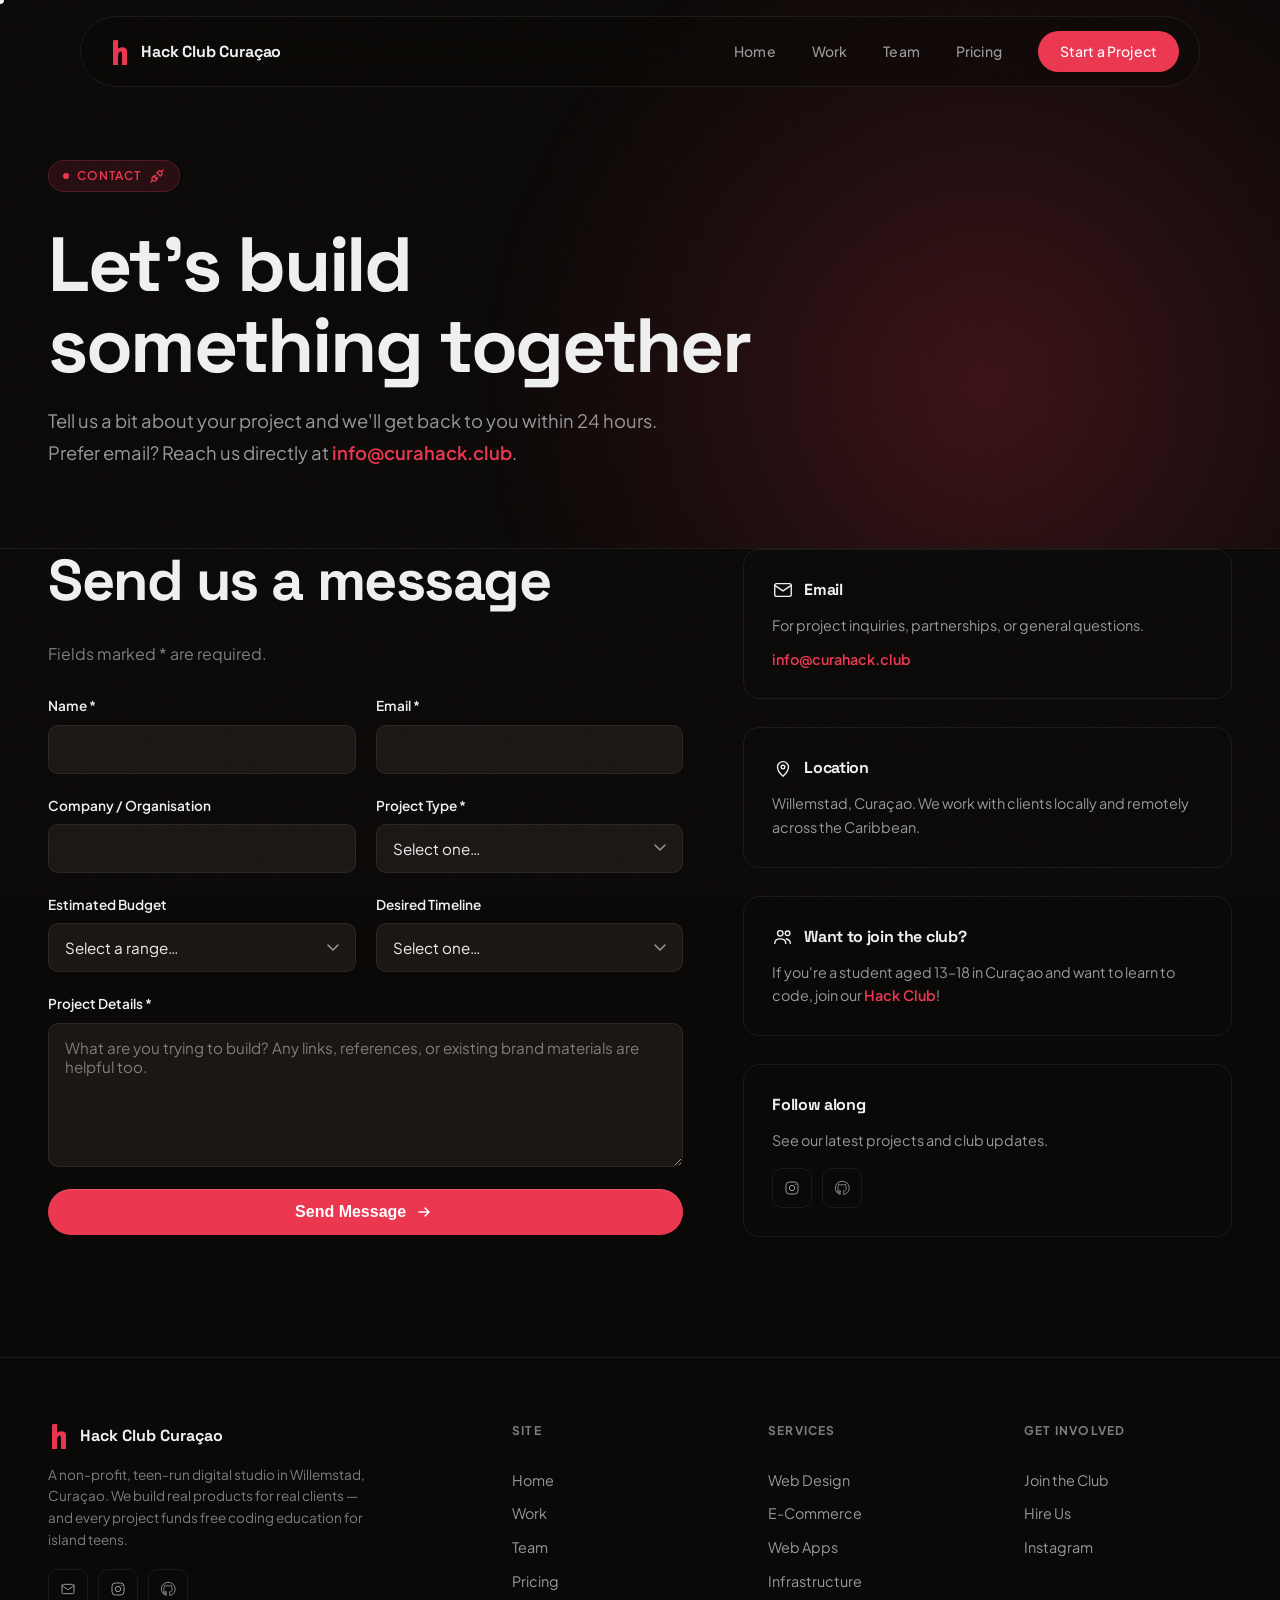
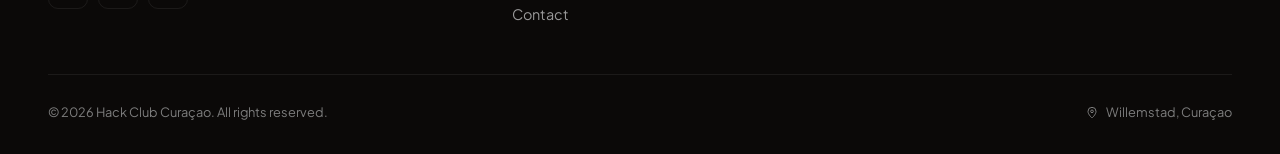
<file: contact.html>
<!DOCTYPE html>
<html lang="en">
<head>
  <meta charset="UTF-8" />
  <meta name="viewport" content="width=device-width, initial-scale=1.0" />
  <title>Contact — Hack Club Curaçao</title>
  <meta name="description" content="Get in touch with Hack Club Curaçao to start a project, ask about joining the club, or say hello. We typically reply within 24 hours." />
  <link rel="preconnect" href="https://fonts.googleapis.com" />
  <link rel="preconnect" href="https://fonts.gstatic.com" crossorigin />
  <link href="https://fonts.googleapis.com/css2?family=Plus+Jakarta+Sans:wght@300;400;500;600;700;800;900&family=Space+Grotesk:wght@400;500;600;700&display=swap" rel="stylesheet" />
  <link rel="stylesheet" href="assets/css/style.css" />
</head>
<body>

  <a href="#main" class="skip-link">Skip to content</a>
  <div class="progress-bar" id="progress"></div>

  <!-- Nav -->
  <nav id="nav">
    <a href="index.html" class="nav-logo">
      <img class="logo-img" src="media/logo-mark-red.svg" alt="" onerror="this.remove()">
      Hack Club Curaçao
    </a>
    <button id="navToggle" class="nav-toggle" aria-label="Toggle navigation menu" aria-expanded="false" aria-controls="navLinks">
      <svg class="icon icon-menu" viewBox="0 0 24 24" fill="none" xmlns="http://www.w3.org/2000/svg" aria-hidden="true"><path d="M3 6h18M3 12h18M3 18h18" stroke="currentColor" stroke-width="1.8" stroke-linecap="round"/></svg>
      <svg class="icon icon-close" viewBox="0 0 24 24" fill="none" xmlns="http://www.w3.org/2000/svg" aria-hidden="true"><path d="M6 6l12 12M18 6L6 18" stroke="currentColor" stroke-width="1.8" stroke-linecap="round"/></svg>
    </button>
    <div class="nav-links" id="navLinks">
      <a href="index.html">Home</a>
      <a href="work.html">Work</a>
      <a href="team.html">Team</a>
      <a href="pricing.html">Pricing</a>
      <a href="contact.html" class="nav-cta active">Start a Project</a>
    </div>
  </nav>

  <main id="main">

  <!-- Page Hero -->
  <section class="page-hero">
    <div class="hero-glow"></div>
    <div class="hero-content">
      <div class="hero-eyebrow">
        <span class="hero-eyebrow-dot"></span>
        Contact
        <svg class="icon-plug" viewBox="0 0 24 24" aria-hidden="true">
          <path d="M7 12l5 5l-1.5 1.5a3.536 3.536 0 1 1 -5 -5l1.5 -1.5z" class="plug-lower-part"/>
          <path d="M17 12l-5 -5l1.5 -1.5a3.536 3.536 0 1 1 5 5l-1.5 1.5z" class="plug-upper-part"/>
          <path d="M3 21l2.5 -2.5" class="plug-lower-part"/>
          <path d="M18.5 5.5l2.5 -2.5" class="plug-upper-part"/>
          <path d="M10 11l-2 2" class="plug-lower-part plug-lower-leg"/>
          <path d="M13 14l-2 2" class="plug-lower-part plug-lower-leg"/>
        </svg>
      </div>
      <h1>Let's build<br/>something together</h1>
      <p class="hero-sub">
        Tell us a bit about your project and we'll get back to you within 24 hours.
        Prefer email? Reach us directly at <a href="mailto:info@curahack.club" style="color:var(--red);text-decoration:none;font-weight:600">info@curahack.club</a>.
      </p>
    </div>
  </section>

  <!-- Contact Grid -->
  <section style="padding-top:0">
    <div class="contact-grid">

      <form class="contact-form reveal" id="contactForm">
        <h2 style="margin-bottom:8px">Send us a message</h2>
        <p style="color:var(--muted);margin-bottom:8px">Fields marked * are required.</p>

        <div class="field-row">
          <div class="field">
            <label for="name">Name *</label>
            <input type="text" id="name" name="name" required autocomplete="name" />
          </div>
          <div class="field">
            <label for="email">Email *</label>
            <input type="email" id="email" name="email" required autocomplete="email" />
          </div>
        </div>

        <div class="field-row">
          <div class="field">
            <label for="company">Company / Organisation</label>
            <input type="text" id="company" name="company" autocomplete="organization" />
          </div>
          <div class="field">
            <label for="projectType">Project Type *</label>
            <select id="projectType" name="projectType" required>
              <option value="" selected disabled>Select one…</option>
              <option value="landing">Landing Page / Marketing Site</option>
              <option value="ecommerce">E-Commerce Store</option>
              <option value="webapp">Web Application</option>
              <option value="infra">Back-End / Infrastructure</option>
              <option value="audit">Security / Performance Audit</option>
              <option value="ai">AI Integration</option>
              <option value="other">Something Else</option>
            </select>
          </div>
        </div>

        <div class="field-row">
          <div class="field">
            <label for="budget">Estimated Budget</label>
            <select id="budget" name="budget">
              <option value="" selected disabled>Select a range…</option>
              <option value="under-500">Under XCG 500</option>
              <option value="500-1500">XCG 500 – XCG 1,500</option>
              <option value="1500-3000">XCG 1,500 – XCG 3,000</option>
              <option value="3000-plus">XCG 3,000+</option>
              <option value="not-sure">Not sure yet</option>
            </select>
          </div>
          <div class="field">
            <label for="timeline">Desired Timeline</label>
            <select id="timeline" name="timeline">
              <option value="" selected disabled>Select one…</option>
              <option value="asap">As soon as possible</option>
              <option value="1month">Within a month</option>
              <option value="flexible">Flexible</option>
            </select>
          </div>
        </div>

        <div class="field">
          <label for="message">Project Details *</label>
          <textarea id="message" name="message" rows="6" required placeholder="What are you trying to build? Any links, references, or existing brand materials are helpful too."></textarea>
        </div>

        <button type="submit" class="btn-primary btn-block">
          Send Message
          <svg width="16" height="16" viewBox="0 0 16 16" fill="none" aria-hidden="true"><path d="M3 8h10M9 4l4 4-4 4" stroke="currentColor" stroke-width="1.5" stroke-linecap="round" stroke-linejoin="round"/></svg>
        </button>

        <p class="form-note" id="formStatus" role="status" hidden></p>
      </form>

      <div class="contact-info reveal">

        <div class="info-card">
          <h3>
            <svg class="icon" viewBox="0 0 24 24" fill="none" xmlns="http://www.w3.org/2000/svg" aria-hidden="true"><rect x="3" y="5" width="18" height="14" rx="2" stroke="currentColor" stroke-width="1.5"/><path d="M3 7l9 6 9-6" stroke="currentColor" stroke-width="1.5" stroke-linecap="round" stroke-linejoin="round"/></svg>
            Email
          </h3>
          <p>For project inquiries, partnerships, or general questions.</p>
          <a href="mailto:info@curahack.club" style="color:var(--red);text-decoration:none;font-weight:600">info@curahack.club</a>
        </div>

        <div class="info-card">
          <h3>
            <svg class="icon" viewBox="0 0 24 24" fill="none" xmlns="http://www.w3.org/2000/svg" aria-hidden="true"><path d="M12 21s-6-5.2-6-10a6 6 0 1 1 12 0c0 4.8-6 10-6 10z" stroke="currentColor" stroke-width="1.5" stroke-linejoin="round"/><circle cx="12" cy="11" r="2" stroke="currentColor" stroke-width="1.5"/></svg>
            Location
          </h3>
          <p>Willemstad, Curaçao. We work with clients locally and remotely across the Caribbean.</p>
        </div>

        <div class="info-card">
          <h3>
            <svg class="icon" viewBox="0 0 24 24" fill="none" xmlns="http://www.w3.org/2000/svg" aria-hidden="true"><circle cx="9" cy="8" r="3" stroke="currentColor" stroke-width="1.5"/><path d="M3 19c0-3 2.5-5 6-5s6 2 6 5" stroke="currentColor" stroke-width="1.5" stroke-linecap="round"/><circle cx="17" cy="8" r="2.5" stroke="currentColor" stroke-width="1.5"/><path d="M15.5 14.2c2.5.4 4.5 2.2 4.5 4.8" stroke="currentColor" stroke-width="1.5" stroke-linecap="round"/></svg>
            Want to join the club?
          </h3>
          <p>If you're a student aged 13–18 in Curaçao and want to learn to code, join our <a href="https://curahack.club" style="color:var(--red);text-decoration:none;font-weight:600">Hack Club</a>!</p>
        </div>

        <div class="info-card">
          <h3>Follow along</h3>
          <p>See our latest projects and club updates.</p>
          <div class="info-socials">
            <a href="https://instagram.com/hackclubcw" aria-label="Hack Club Curaçao on Instagram" target="_blank" rel="noopener">
              <svg class="icon-sm" viewBox="0 0 24 24" fill="none" xmlns="http://www.w3.org/2000/svg" aria-hidden="true"><rect x="3" y="3" width="18" height="18" rx="5" stroke="currentColor" stroke-width="1.5"/><circle cx="12" cy="12" r="4" stroke="currentColor" stroke-width="1.5"/><circle cx="17.5" cy="6.5" r="1" fill="currentColor"/></svg>
            </a>
            <a href="https://github.com/" aria-label="Hack Club Curaçao on GitHub" target="_blank" rel="noopener">
              <svg class="icon-sm" viewBox="0 0 24 24" fill="none" xmlns="http://www.w3.org/2000/svg" aria-hidden="true"><path d="M12 2a10 10 0 0 0-3.16 19.5c.5.1.68-.22.68-.48v-1.7c-2.78.6-3.37-1.18-3.37-1.18-.46-1.16-1.11-1.47-1.11-1.47-.91-.62.07-.6.07-.6 1 .07 1.53 1.03 1.53 1.03.9 1.52 2.36 1.08 2.94.83.09-.65.35-1.08.63-1.33-2.22-.25-4.55-1.11-4.55-4.92 0-1.09.39-1.98 1.03-2.68-.1-.25-.45-1.27.1-2.65 0 0 .84-.27 2.75 1.02a9.6 9.6 0 0 1 5 0c1.91-1.29 2.75-1.02 2.75-1.02.55 1.38.2 2.4.1 2.65.64.7 1.03 1.59 1.03 2.68 0 3.82-2.34 4.66-4.57 4.91.36.31.68.92.68 1.85v2.75c0 .26.18.58.69.48A10 10 0 0 0 12 2z" stroke="currentColor" stroke-width="1.3" stroke-linejoin="round"/></svg>
            </a>
          </div>
        </div>

      </div>
    </div>
  </section>

  </main>

  <!-- Footer -->
  <footer>
    <div class="footer-grid">
      <div class="footer-brand">
        <a href="index.html" class="footer-logo">
          <img class="logo-img" src="media/logo-mark-red.svg" alt="" onerror="this.remove()">
          Hack Club Curaçao
        </a>
        <p class="footer-sub">A non-profit, teen-run digital studio in Willemstad, Curaçao. We build real products for real clients — and every project funds free coding education for island teens.</p>
        <div class="info-socials">
          <a href="mailto:info@curahack.club" aria-label="Email Hack Club Curaçao">
            <svg class="icon-sm" viewBox="0 0 24 24" fill="none" xmlns="http://www.w3.org/2000/svg" aria-hidden="true"><rect x="3" y="5" width="18" height="14" rx="2" stroke="currentColor" stroke-width="1.5"/><path d="M3 7l9 6 9-6" stroke="currentColor" stroke-width="1.5" stroke-linecap="round" stroke-linejoin="round"/></svg>
          </a>
          <a href="https://instagram.com/hackclubcw" aria-label="Hack Club Curaçao on Instagram" target="_blank" rel="noopener">
            <svg class="icon-sm" viewBox="0 0 24 24" fill="none" xmlns="http://www.w3.org/2000/svg" aria-hidden="true"><rect x="3" y="3" width="18" height="18" rx="5" stroke="currentColor" stroke-width="1.5"/><circle cx="12" cy="12" r="4" stroke="currentColor" stroke-width="1.5"/><circle cx="17.5" cy="6.5" r="1" fill="currentColor"/></svg>
          </a>
          <a href="https://github.com/Hack-Club-Curacao" aria-label="Hack Club Curaçao on GitHub" target="_blank" rel="noopener">
            <svg class="icon-sm" viewBox="0 0 24 24" fill="none" xmlns="http://www.w3.org/2000/svg" aria-hidden="true"><path d="M12 2a10 10 0 0 0-3.16 19.5c.5.1.68-.22.68-.48v-1.7c-2.78.6-3.37-1.18-3.37-1.18-.46-1.16-1.11-1.47-1.11-1.47-.91-.62.07-.6.07-.6 1 .07 1.53 1.03 1.53 1.03.9 1.52 2.36 1.08 2.94.83.09-.65.35-1.08.63-1.33-2.22-.25-4.55-1.11-4.55-4.92 0-1.09.39-1.98 1.03-2.68-.1-.25-.45-1.27.1-2.65 0 0 .84-.27 2.75 1.02a9.6 9.6 0 0 1 5 0c1.91-1.29 2.75-1.02 2.75-1.02.55 1.38.2 2.4.1 2.65.64.7 1.03 1.59 1.03 2.68 0 3.82-2.34 4.66-4.57 4.91.36.31.68.92.68 1.85v2.75c0 .26.18.58.69.48A10 10 0 0 0 12 2z" stroke="currentColor" stroke-width="1.3" stroke-linejoin="round"/></svg>
          </a>
        </div>
      </div>
      <div class="footer-col">
        <h4>Site</h4>
        <a href="index.html">Home</a>
        <a href="work.html">Work</a>
        <a href="team.html">Team</a>
        <a href="pricing.html">Pricing</a>
        <a href="contact.html">Contact</a>
      </div>
      <div class="footer-col">
        <h4>Services</h4>
        <a href="index.html#services">Web Design</a>
        <a href="index.html#services">E-Commerce</a>
        <a href="index.html#services">Web Apps</a>
        <a href="index.html#services">Infrastructure</a>
      </div>
      <div class="footer-col">
        <h4>Get Involved</h4>
        <a href="team.html#join">Join the Club</a>
        <a href="contact.html">Hire Us</a>
        <a href="https://instagram.com/hackclubcw" target="_blank" rel="noopener">Instagram</a>
      </div>
    </div>
    <div class="footer-bottom">
      <div>© 2026 Hack Club Curaçao. All rights reserved.</div>
      <div class="footer-bottom-links">
        <span style="display:inline-flex;align-items:center;gap:6px"><svg class="icon-sm" viewBox="0 0 24 24" fill="none" xmlns="http://www.w3.org/2000/svg" aria-hidden="true"><path d="M12 21s-6-5.2-6-10a6 6 0 1 1 12 0c0 4.8-6 10-6 10z" stroke="currentColor" stroke-width="1.5" stroke-linejoin="round"/><circle cx="12" cy="11" r="2" stroke="currentColor" stroke-width="1.5"/></svg>Willemstad, Curaçao</span>
      </div>
    </div>
  </footer>

  <script src="assets/js/main.js"></script>
</body>
</html>
</file>
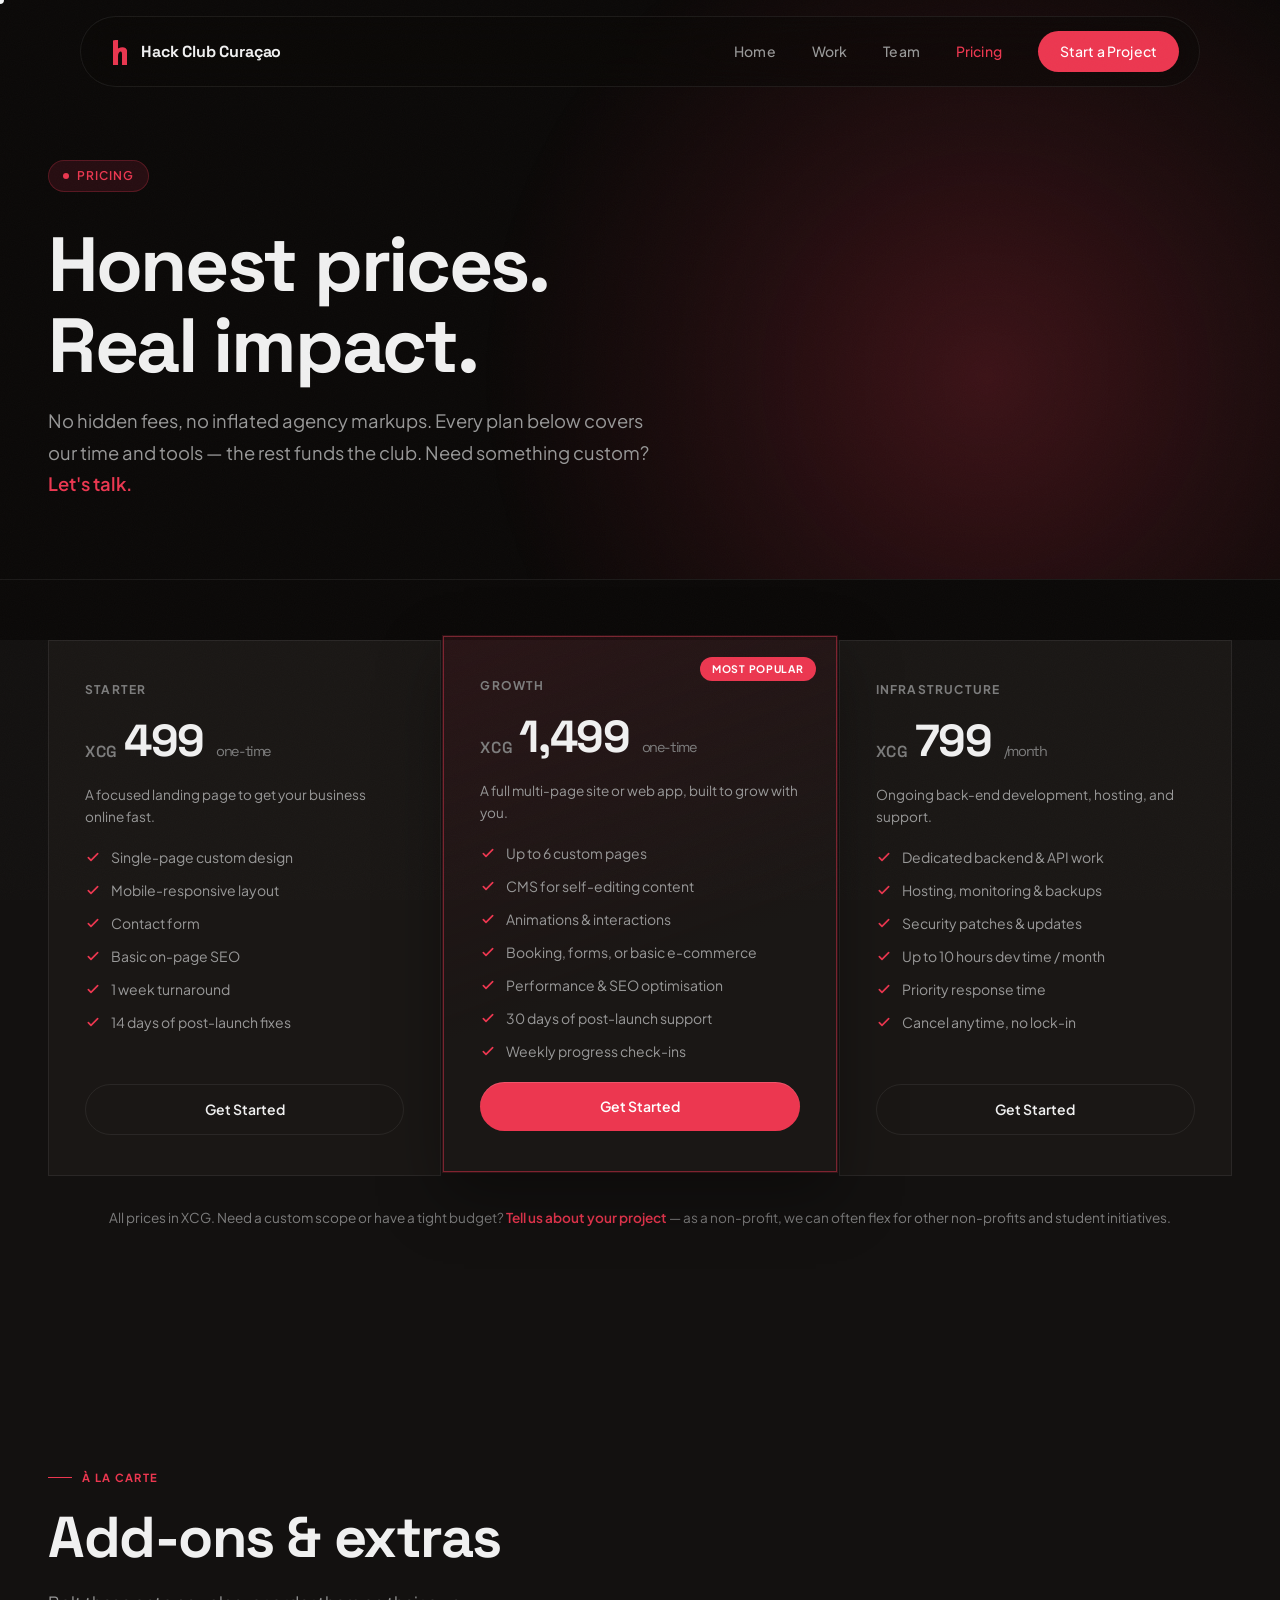
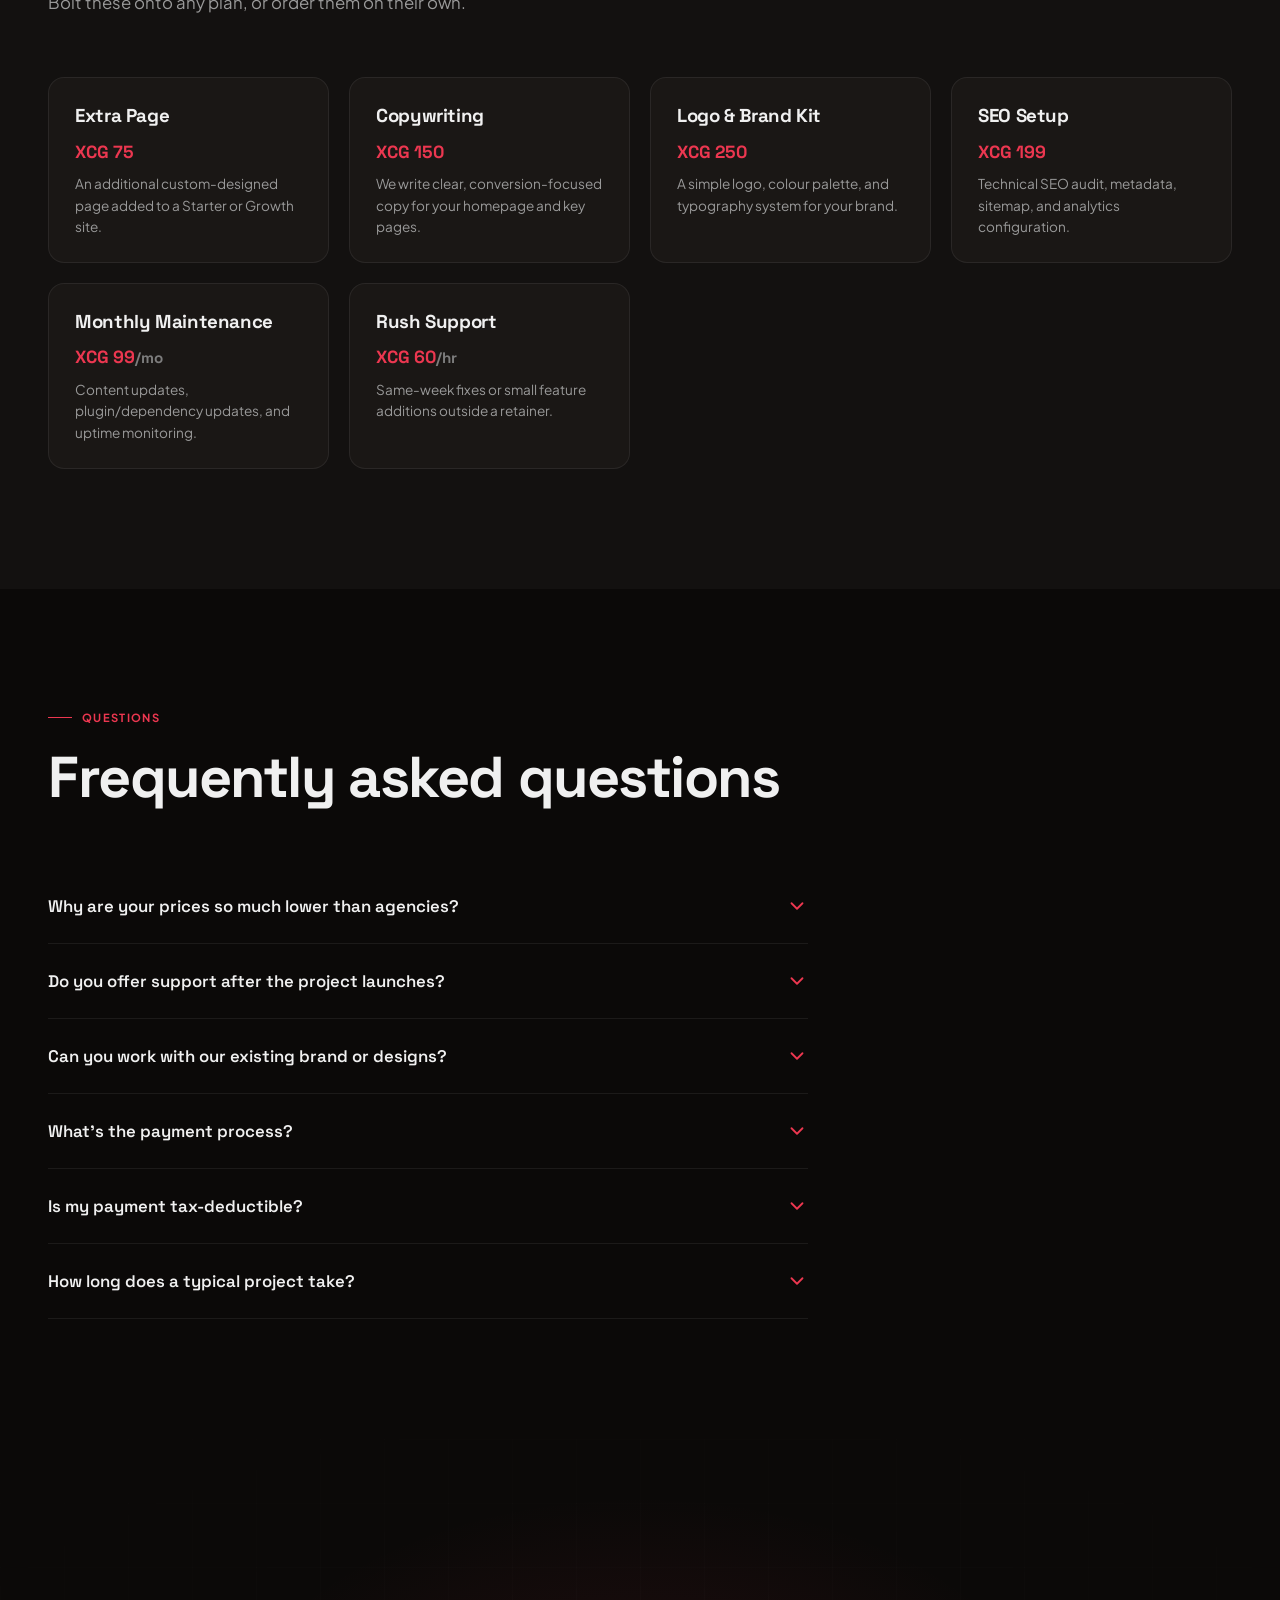
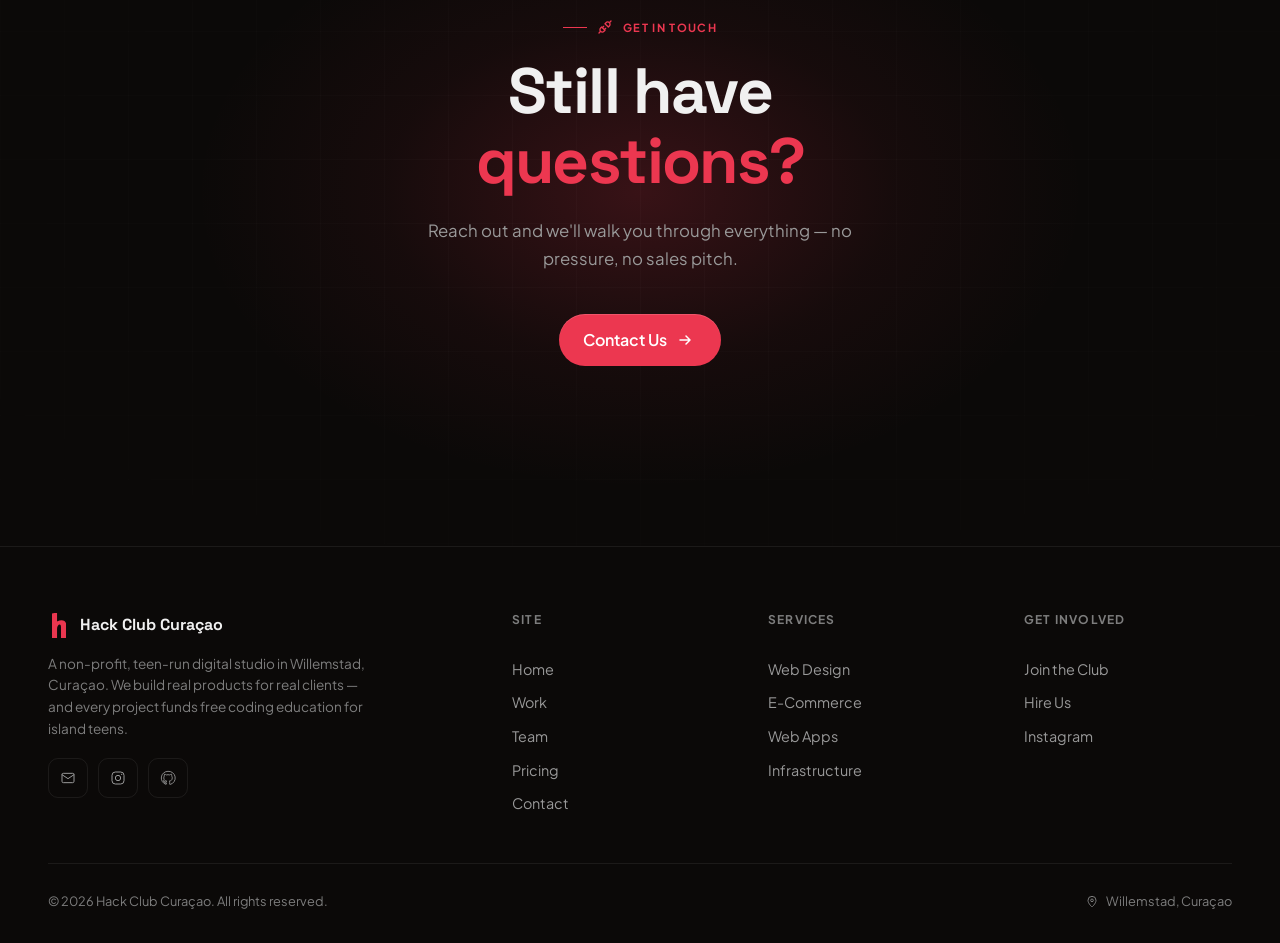
<file: pricing.html>
<!DOCTYPE html>
<html lang="en">
<head>
  <meta charset="UTF-8" />
  <meta name="viewport" content="width=device-width, initial-scale=1.0" />
  <title>Pricing — Hack Club Curaçao</title>
  <meta name="description" content="Transparent, non-profit pricing for websites, e-commerce stores, web apps and infrastructure — every project funds free coding education for teens in Curaçao." />
  <link rel="preconnect" href="https://fonts.googleapis.com" />
  <link rel="preconnect" href="https://fonts.gstatic.com" crossorigin />
  <link href="https://fonts.googleapis.com/css2?family=Plus+Jakarta+Sans:wght@300;400;500;600;700;800;900&family=Space+Grotesk:wght@400;500;600;700&display=swap" rel="stylesheet" />
  <link rel="stylesheet" href="assets/css/style.css" />
</head>
<body>

  <a href="#main" class="skip-link">Skip to content</a>
  <div class="progress-bar" id="progress"></div>

  <!-- Nav -->
  <nav id="nav">
    <a href="index.html" class="nav-logo">
      <img class="logo-img" src="media/logo-mark-red.svg" alt="" onerror="this.remove()">
      Hack Club Curaçao
    </a>
    <button id="navToggle" class="nav-toggle" aria-label="Toggle navigation menu" aria-expanded="false" aria-controls="navLinks">
      <svg class="icon icon-menu" viewBox="0 0 24 24" fill="none" xmlns="http://www.w3.org/2000/svg" aria-hidden="true"><path d="M3 6h18M3 12h18M3 18h18" stroke="currentColor" stroke-width="1.8" stroke-linecap="round"/></svg>
      <svg class="icon icon-close" viewBox="0 0 24 24" fill="none" xmlns="http://www.w3.org/2000/svg" aria-hidden="true"><path d="M6 6l12 12M18 6L6 18" stroke="currentColor" stroke-width="1.8" stroke-linecap="round"/></svg>
    </button>
    <div class="nav-links" id="navLinks">
      <a href="index.html">Home</a>
      <a href="work.html">Work</a>
      <a href="team.html">Team</a>
      <a href="pricing.html" class="active">Pricing</a>
      <a href="contact.html" class="nav-cta">Start a Project</a>
    </div>
  </nav>

  <main id="main">

  <!-- Page Hero -->
  <section class="page-hero">
    <div class="hero-glow"></div>
    <div class="hero-content">
      <div class="hero-eyebrow">
        <span class="hero-eyebrow-dot"></span>
        Pricing
      </div>
      <h1>Honest prices.<br/>Real impact.</h1>
      <p class="hero-sub">
        No hidden fees, no inflated agency markups. Every plan below covers our time and
        tools — the rest funds the club. Need something custom? <a href="contact.html" style="color:var(--red);text-decoration:none;font-weight:600">Let's talk.</a>
      </p>
    </div>
  </section>

  <!-- Pricing Plans -->
  <section class="pricing" style="padding-top:0">
    <div class="pricing-grid">

      <div class="plan reveal">
        <div class="plan-name">Starter</div>
        <div class="plan-price"><span class="plan-price-currency">XCG</span> 499<span class="period">one-time</span></div>
        <p class="plan-desc">A focused landing page to get your business online fast.</p>
        <ul class="plan-features">
          <li>
            <svg class="icon-sm" viewBox="0 0 24 24" fill="none" xmlns="http://www.w3.org/2000/svg" aria-hidden="true"><path d="M5 13l4 4L19 7" stroke="currentColor" stroke-width="2.5" stroke-linecap="round" stroke-linejoin="round"/></svg>
            Single-page custom design
          </li>
          <li>
            <svg class="icon-sm" viewBox="0 0 24 24" fill="none" xmlns="http://www.w3.org/2000/svg" aria-hidden="true"><path d="M5 13l4 4L19 7" stroke="currentColor" stroke-width="2.5" stroke-linecap="round" stroke-linejoin="round"/></svg>
            Mobile-responsive layout
          </li>
          <li>
            <svg class="icon-sm" viewBox="0 0 24 24" fill="none" xmlns="http://www.w3.org/2000/svg" aria-hidden="true"><path d="M5 13l4 4L19 7" stroke="currentColor" stroke-width="2.5" stroke-linecap="round" stroke-linejoin="round"/></svg>
            Contact form
          </li>
          <li>
            <svg class="icon-sm" viewBox="0 0 24 24" fill="none" xmlns="http://www.w3.org/2000/svg" aria-hidden="true"><path d="M5 13l4 4L19 7" stroke="currentColor" stroke-width="2.5" stroke-linecap="round" stroke-linejoin="round"/></svg>
            Basic on-page SEO
          </li>
          <li>
            <svg class="icon-sm" viewBox="0 0 24 24" fill="none" xmlns="http://www.w3.org/2000/svg" aria-hidden="true"><path d="M5 13l4 4L19 7" stroke="currentColor" stroke-width="2.5" stroke-linecap="round" stroke-linejoin="round"/></svg>
            1 week turnaround
          </li>
          <li>
            <svg class="icon-sm" viewBox="0 0 24 24" fill="none" xmlns="http://www.w3.org/2000/svg" aria-hidden="true"><path d="M5 13l4 4L19 7" stroke="currentColor" stroke-width="2.5" stroke-linecap="round" stroke-linejoin="round"/></svg>
            14 days of post-launch fixes
          </li>
        </ul>
        <a href="contact.html" class="plan-cta plan-cta-ghost">Get Started</a>
      </div>

      <div class="plan featured reveal">
        <div class="plan-badge">Most Popular</div>
        <div class="plan-name">Growth</div>
        <div class="plan-price"><span class="plan-price-currency">XCG</span> 1,499<span class="period">one-time</span></div>
        <p class="plan-desc">A full multi-page site or web app, built to grow with you.</p>
        <ul class="plan-features">
          <li>
            <svg class="icon-sm" viewBox="0 0 24 24" fill="none" xmlns="http://www.w3.org/2000/svg" aria-hidden="true"><path d="M5 13l4 4L19 7" stroke="currentColor" stroke-width="2.5" stroke-linecap="round" stroke-linejoin="round"/></svg>
            Up to 6 custom pages
          </li>
          <li>
            <svg class="icon-sm" viewBox="0 0 24 24" fill="none" xmlns="http://www.w3.org/2000/svg" aria-hidden="true"><path d="M5 13l4 4L19 7" stroke="currentColor" stroke-width="2.5" stroke-linecap="round" stroke-linejoin="round"/></svg>
            CMS for self-editing content
          </li>
          <li>
            <svg class="icon-sm" viewBox="0 0 24 24" fill="none" xmlns="http://www.w3.org/2000/svg" aria-hidden="true"><path d="M5 13l4 4L19 7" stroke="currentColor" stroke-width="2.5" stroke-linecap="round" stroke-linejoin="round"/></svg>
            Animations & interactions
          </li>
          <li>
            <svg class="icon-sm" viewBox="0 0 24 24" fill="none" xmlns="http://www.w3.org/2000/svg" aria-hidden="true"><path d="M5 13l4 4L19 7" stroke="currentColor" stroke-width="2.5" stroke-linecap="round" stroke-linejoin="round"/></svg>
            Booking, forms, or basic e-commerce
          </li>
          <li>
            <svg class="icon-sm" viewBox="0 0 24 24" fill="none" xmlns="http://www.w3.org/2000/svg" aria-hidden="true"><path d="M5 13l4 4L19 7" stroke="currentColor" stroke-width="2.5" stroke-linecap="round" stroke-linejoin="round"/></svg>
            Performance & SEO optimisation
          </li>
          <li>
            <svg class="icon-sm" viewBox="0 0 24 24" fill="none" xmlns="http://www.w3.org/2000/svg" aria-hidden="true"><path d="M5 13l4 4L19 7" stroke="currentColor" stroke-width="2.5" stroke-linecap="round" stroke-linejoin="round"/></svg>
            30 days of post-launch support
          </li>
          <li>
            <svg class="icon-sm" viewBox="0 0 24 24" fill="none" xmlns="http://www.w3.org/2000/svg" aria-hidden="true"><path d="M5 13l4 4L19 7" stroke="currentColor" stroke-width="2.5" stroke-linecap="round" stroke-linejoin="round"/></svg>
            Weekly progress check-ins
          </li>
        </ul>
        <a href="contact.html" class="plan-cta plan-cta-fill">Get Started</a>
      </div>

      <div class="plan reveal">
        <div class="plan-name">Infrastructure</div>
        <div class="plan-price"><span class="plan-price-currency">XCG</span> 799<span class="period">/month</span></div>
        <p class="plan-desc">Ongoing back-end development, hosting, and support.</p>
        <ul class="plan-features">
          <li>
            <svg class="icon-sm" viewBox="0 0 24 24" fill="none" xmlns="http://www.w3.org/2000/svg" aria-hidden="true"><path d="M5 13l4 4L19 7" stroke="currentColor" stroke-width="2.5" stroke-linecap="round" stroke-linejoin="round"/></svg>
            Dedicated backend & API work
          </li>
          <li>
            <svg class="icon-sm" viewBox="0 0 24 24" fill="none" xmlns="http://www.w3.org/2000/svg" aria-hidden="true"><path d="M5 13l4 4L19 7" stroke="currentColor" stroke-width="2.5" stroke-linecap="round" stroke-linejoin="round"/></svg>
            Hosting, monitoring & backups
          </li>
          <li>
            <svg class="icon-sm" viewBox="0 0 24 24" fill="none" xmlns="http://www.w3.org/2000/svg" aria-hidden="true"><path d="M5 13l4 4L19 7" stroke="currentColor" stroke-width="2.5" stroke-linecap="round" stroke-linejoin="round"/></svg>
            Security patches & updates
          </li>
          <li>
            <svg class="icon-sm" viewBox="0 0 24 24" fill="none" xmlns="http://www.w3.org/2000/svg" aria-hidden="true"><path d="M5 13l4 4L19 7" stroke="currentColor" stroke-width="2.5" stroke-linecap="round" stroke-linejoin="round"/></svg>
            Up to 10 hours dev time / month
          </li>
          <li>
            <svg class="icon-sm" viewBox="0 0 24 24" fill="none" xmlns="http://www.w3.org/2000/svg" aria-hidden="true"><path d="M5 13l4 4L19 7" stroke="currentColor" stroke-width="2.5" stroke-linecap="round" stroke-linejoin="round"/></svg>
            Priority response time
          </li>
          <li>
            <svg class="icon-sm" viewBox="0 0 24 24" fill="none" xmlns="http://www.w3.org/2000/svg" aria-hidden="true"><path d="M5 13l4 4L19 7" stroke="currentColor" stroke-width="2.5" stroke-linecap="round" stroke-linejoin="round"/></svg>
            Cancel anytime, no lock-in
          </li>
        </ul>
        <a href="contact.html" class="plan-cta plan-cta-ghost">Get Started</a>
      </div>

    </div>
    <p class="pricing-note">All prices in XCG. Need a custom scope or have a tight budget? <a href="contact.html" style="color:var(--red);text-decoration:none;font-weight:600">Tell us about your project</a> — as a non-profit, we can often flex for other non-profits and student initiatives.</p>
  </section>

  <!-- Add-ons -->
  <section style="background:var(--bg2)">
    <div class="section-head">
      <div class="reveal">
        <div class="section-label">À La Carte</div>
        <h2>Add-ons & extras</h2>
        <p class="lead" style="margin-top:20px">Bolt these onto any plan, or order them on their own.</p>
      </div>
    </div>
    <div class="addons-grid">

      <div class="addon-card reveal">
        <h3>Extra Page</h3>
        <div class="addon-price">XCG 75</div>
        <p>An additional custom-designed page added to a Starter or Growth site.</p>
      </div>

      <div class="addon-card reveal">
        <h3>Copywriting</h3>
        <div class="addon-price">XCG 150</div>
        <p>We write clear, conversion-focused copy for your homepage and key pages.</p>
      </div>

      <div class="addon-card reveal">
        <h3>Logo & Brand Kit</h3>
        <div class="addon-price">XCG 250</div>
        <p>A simple logo, colour palette, and typography system for your brand.</p>
      </div>

      <div class="addon-card reveal">
        <h3>SEO Setup</h3>
        <div class="addon-price">XCG 199</div>
        <p>Technical SEO audit, metadata, sitemap, and analytics configuration.</p>
      </div>

      <div class="addon-card reveal">
        <h3>Monthly Maintenance</h3>
        <div class="addon-price">XCG 99<span style="font-size:0.95rem;color:var(--muted)">/mo</span></div>
        <p>Content updates, plugin/dependency updates, and uptime monitoring.</p>
      </div>

      <div class="addon-card reveal">
        <h3>Rush Support</h3>
        <div class="addon-price">XCG 60<span style="font-size:0.95rem;color:var(--muted)">/hr</span></div>
        <p>Same-week fixes or small feature additions outside a retainer.</p>
      </div>

    </div>
  </section>

  <!-- FAQ -->
  <section>
    <div class="section-head">
      <div class="reveal">
        <div class="section-label">Questions</div>
        <h2>Frequently asked questions</h2>
      </div>
    </div>
    <div class="faq-list reveal">

      <div class="faq-item">
        <button class="faq-question" aria-expanded="false">
          Why are your prices so much lower than agencies?
          <svg class="icon" viewBox="0 0 24 24" fill="none" xmlns="http://www.w3.org/2000/svg" aria-hidden="true"><path d="M6 9l6 6 6-6" stroke="currentColor" stroke-width="2" stroke-linecap="round" stroke-linejoin="round"/></svg>
        </button>
        <div class="faq-answer">
          <div class="faq-answer-inner">
          <p>We're a non-profit run by students — no office rent, no account managers, no profit margin built in.
          Our prices cover the tools and infrastructure we use, plus a contribution to the club. You get
          professional-grade work at a fraction of typical agency rates.</p>
          </div>
        </div>
      </div>

      <div class="faq-item">
        <button class="faq-question" aria-expanded="false">
          Do you offer support after the project launches?
          <svg class="icon" viewBox="0 0 24 24" fill="none" xmlns="http://www.w3.org/2000/svg" aria-hidden="true"><path d="M6 9l6 6 6-6" stroke="currentColor" stroke-width="2" stroke-linecap="round" stroke-linejoin="round"/></svg>
        </button>
        <div class="faq-answer">
          <div class="faq-answer-inner">
          <p>Yes. Every plan includes a post-launch support window (14–30 days depending on the plan) to fix bugs
          and make small adjustments at no extra cost. After that, you can book ongoing support through our
          Monthly Maintenance add-on or Infrastructure plan.</p>
          </div>
        </div>
      </div>

      <div class="faq-item">
        <button class="faq-question" aria-expanded="false">
          Can you work with our existing brand or designs?
          <svg class="icon" viewBox="0 0 24 24" fill="none" xmlns="http://www.w3.org/2000/svg" aria-hidden="true"><path d="M6 9l6 6 6-6" stroke="currentColor" stroke-width="2" stroke-linecap="round" stroke-linejoin="round"/></svg>
        </button>
        <div class="faq-answer">
          <div class="faq-answer-inner">
          <p>Absolutely. If you already have brand guidelines, a logo, or Figma files, send them over and we'll
          build around them. If you don't have a brand yet, our Logo & Brand Kit add-on can get you started.</p>
          </div>
        </div>
      </div>

      <div class="faq-item">
        <button class="faq-question" aria-expanded="false">
          What's the payment process?
          <svg class="icon" viewBox="0 0 24 24" fill="none" xmlns="http://www.w3.org/2000/svg" aria-hidden="true"><path d="M6 9l6 6 6-6" stroke="currentColor" stroke-width="2" stroke-linecap="round" stroke-linejoin="round"/></svg>
        </button>
        <div class="faq-answer">
          <div class="faq-answer-inner">
          <p>For one-time projects, we typically split payment 50% upfront to begin work and 50% on delivery.
          For Infrastructure retainers, billing is monthly. We'll lay out the exact terms in your proposal
          before any work begins.</p>
          </div>
        </div>
      </div>

      <div class="faq-item">
        <button class="faq-question" aria-expanded="false">
          Is my payment tax-deductible?
          <svg class="icon" viewBox="0 0 24 24" fill="none" xmlns="http://www.w3.org/2000/svg" aria-hidden="true"><path d="M6 9l6 6 6-6" stroke="currentColor" stroke-width="2" stroke-linecap="round" stroke-linejoin="round"/></svg>
        </button>
        <div class="faq-answer">
          <div class="faq-answer-inner">
          <p>Possibly — since Hack Club Curaçao operates as a non-profit, a portion of your payment may qualify
          as a charitable contribution depending on your local tax laws. We recommend checking with your
          accountant; we're happy to provide documentation of our non-profit status on request.</p>
          </div>
        </div>
      </div>

      <div class="faq-item">
        <button class="faq-question" aria-expanded="false">
          How long does a typical project take?
          <svg class="icon" viewBox="0 0 24 24" fill="none" xmlns="http://www.w3.org/2000/svg" aria-hidden="true"><path d="M6 9l6 6 6-6" stroke="currentColor" stroke-width="2" stroke-linecap="round" stroke-linejoin="round"/></svg>
        </button>
        <div class="faq-answer">
          <div class="faq-answer-inner">
          <p>A Starter site usually takes about a week. A Growth-tier project typically takes 2–4 weeks,
          depending on scope and how quickly we receive feedback. We'll give you a specific timeline as
          part of your proposal — and we'll flag early if anything changes.</p>
          </div>
        </div>
      </div>

    </div>
  </section>

  <!-- CTA -->
  <section class="cta-section">
    <div class="cta-glow"></div>
    <div class="cta-content reveal">
      <div class="section-label" style="justify-content:center">
        <svg class="icon-plug" viewBox="0 0 24 24" aria-hidden="true">
          <path d="M7 12l5 5l-1.5 1.5a3.536 3.536 0 1 1 -5 -5l1.5 -1.5z" class="plug-lower-part"/>
          <path d="M17 12l-5 -5l1.5 -1.5a3.536 3.536 0 1 1 5 5l-1.5 1.5z" class="plug-upper-part"/>
          <path d="M3 21l2.5 -2.5" class="plug-lower-part"/>
          <path d="M18.5 5.5l2.5 -2.5" class="plug-upper-part"/>
          <path d="M10 11l-2 2" class="plug-lower-part plug-lower-leg"/>
          <path d="M13 14l-2 2" class="plug-lower-part plug-lower-leg"/>
        </svg>
        Get In Touch
      </div>
      <h2>Still have<br/><span style="color:var(--red)">questions?</span></h2>
      <p>Reach out and we'll walk you through everything — no pressure, no sales pitch.</p>
      <div class="cta-actions">
        <a href="contact.html" class="btn-primary">
          Contact Us
          <svg width="16" height="16" viewBox="0 0 16 16" fill="none" aria-hidden="true"><path d="M3 8h10M9 4l4 4-4 4" stroke="currentColor" stroke-width="1.5" stroke-linecap="round" stroke-linejoin="round"/></svg>
        </a>
      </div>
    </div>
  </section>

  </main>

  <!-- Footer -->
  <footer>
    <div class="footer-grid">
      <div class="footer-brand">
        <a href="index.html" class="footer-logo">
          <img class="logo-img" src="media/logo-mark-red.svg" alt="" onerror="this.remove()">
          Hack Club Curaçao
        </a>
        <p class="footer-sub">A non-profit, teen-run digital studio in Willemstad, Curaçao. We build real products for real clients — and every project funds free coding education for island teens.</p>
        <div class="info-socials">
          <a href="mailto:hello@hackclubcuracao.org" aria-label="Email Hack Club Curaçao">
            <svg class="icon-sm" viewBox="0 0 24 24" fill="none" xmlns="http://www.w3.org/2000/svg" aria-hidden="true"><rect x="3" y="5" width="18" height="14" rx="2" stroke="currentColor" stroke-width="1.5"/><path d="M3 7l9 6 9-6" stroke="currentColor" stroke-width="1.5" stroke-linecap="round" stroke-linejoin="round"/></svg>
          </a>
          <a href="https://instagram.com/hackclubcuracao" aria-label="Hack Club Curaçao on Instagram" target="_blank" rel="noopener">
            <svg class="icon-sm" viewBox="0 0 24 24" fill="none" xmlns="http://www.w3.org/2000/svg" aria-hidden="true"><rect x="3" y="3" width="18" height="18" rx="5" stroke="currentColor" stroke-width="1.5"/><circle cx="12" cy="12" r="4" stroke="currentColor" stroke-width="1.5"/><circle cx="17.5" cy="6.5" r="1" fill="currentColor"/></svg>
          </a>
          <a href="https://github.com/" aria-label="Hack Club Curaçao on GitHub" target="_blank" rel="noopener">
            <svg class="icon-sm" viewBox="0 0 24 24" fill="none" xmlns="http://www.w3.org/2000/svg" aria-hidden="true"><path d="M12 2a10 10 0 0 0-3.16 19.5c.5.1.68-.22.68-.48v-1.7c-2.78.6-3.37-1.18-3.37-1.18-.46-1.16-1.11-1.47-1.11-1.47-.91-.62.07-.6.07-.6 1 .07 1.53 1.03 1.53 1.03.9 1.52 2.36 1.08 2.94.83.09-.65.35-1.08.63-1.33-2.22-.25-4.55-1.11-4.55-4.92 0-1.09.39-1.98 1.03-2.68-.1-.25-.45-1.27.1-2.65 0 0 .84-.27 2.75 1.02a9.6 9.6 0 0 1 5 0c1.91-1.29 2.75-1.02 2.75-1.02.55 1.38.2 2.4.1 2.65.64.7 1.03 1.59 1.03 2.68 0 3.82-2.34 4.66-4.57 4.91.36.31.68.92.68 1.85v2.75c0 .26.18.58.69.48A10 10 0 0 0 12 2z" stroke="currentColor" stroke-width="1.3" stroke-linejoin="round"/></svg>
          </a>
        </div>
      </div>
      <div class="footer-col">
        <h4>Site</h4>
        <a href="index.html">Home</a>
        <a href="work.html">Work</a>
        <a href="team.html">Team</a>
        <a href="pricing.html">Pricing</a>
        <a href="contact.html">Contact</a>
      </div>
      <div class="footer-col">
        <h4>Services</h4>
        <a href="index.html#services">Web Design</a>
        <a href="index.html#services">E-Commerce</a>
        <a href="index.html#services">Web Apps</a>
        <a href="index.html#services">Infrastructure</a>
      </div>
      <div class="footer-col">
        <h4>Get Involved</h4>
        <a href="team.html#join">Join the Club</a>
        <a href="contact.html">Hire Us</a>
        <a href="https://instagram.com/hackclubcuracao" target="_blank" rel="noopener">Instagram</a>
      </div>
    </div>
    <div class="footer-bottom">
      <div>© 2026 Hack Club Curaçao. All rights reserved.</div>
      <div class="footer-bottom-links">
        <span style="display:inline-flex;align-items:center;gap:6px"><svg class="icon-sm" viewBox="0 0 24 24" fill="none" xmlns="http://www.w3.org/2000/svg" aria-hidden="true"><path d="M12 21s-6-5.2-6-10a6 6 0 1 1 12 0c0 4.8-6 10-6 10z" stroke="currentColor" stroke-width="1.5" stroke-linejoin="round"/><circle cx="12" cy="11" r="2" stroke="currentColor" stroke-width="1.5"/></svg>Willemstad, Curaçao</span>
      </div>
    </div>
  </footer>

  <script src="assets/js/main.js"></script>
</body>
</html>
</file>
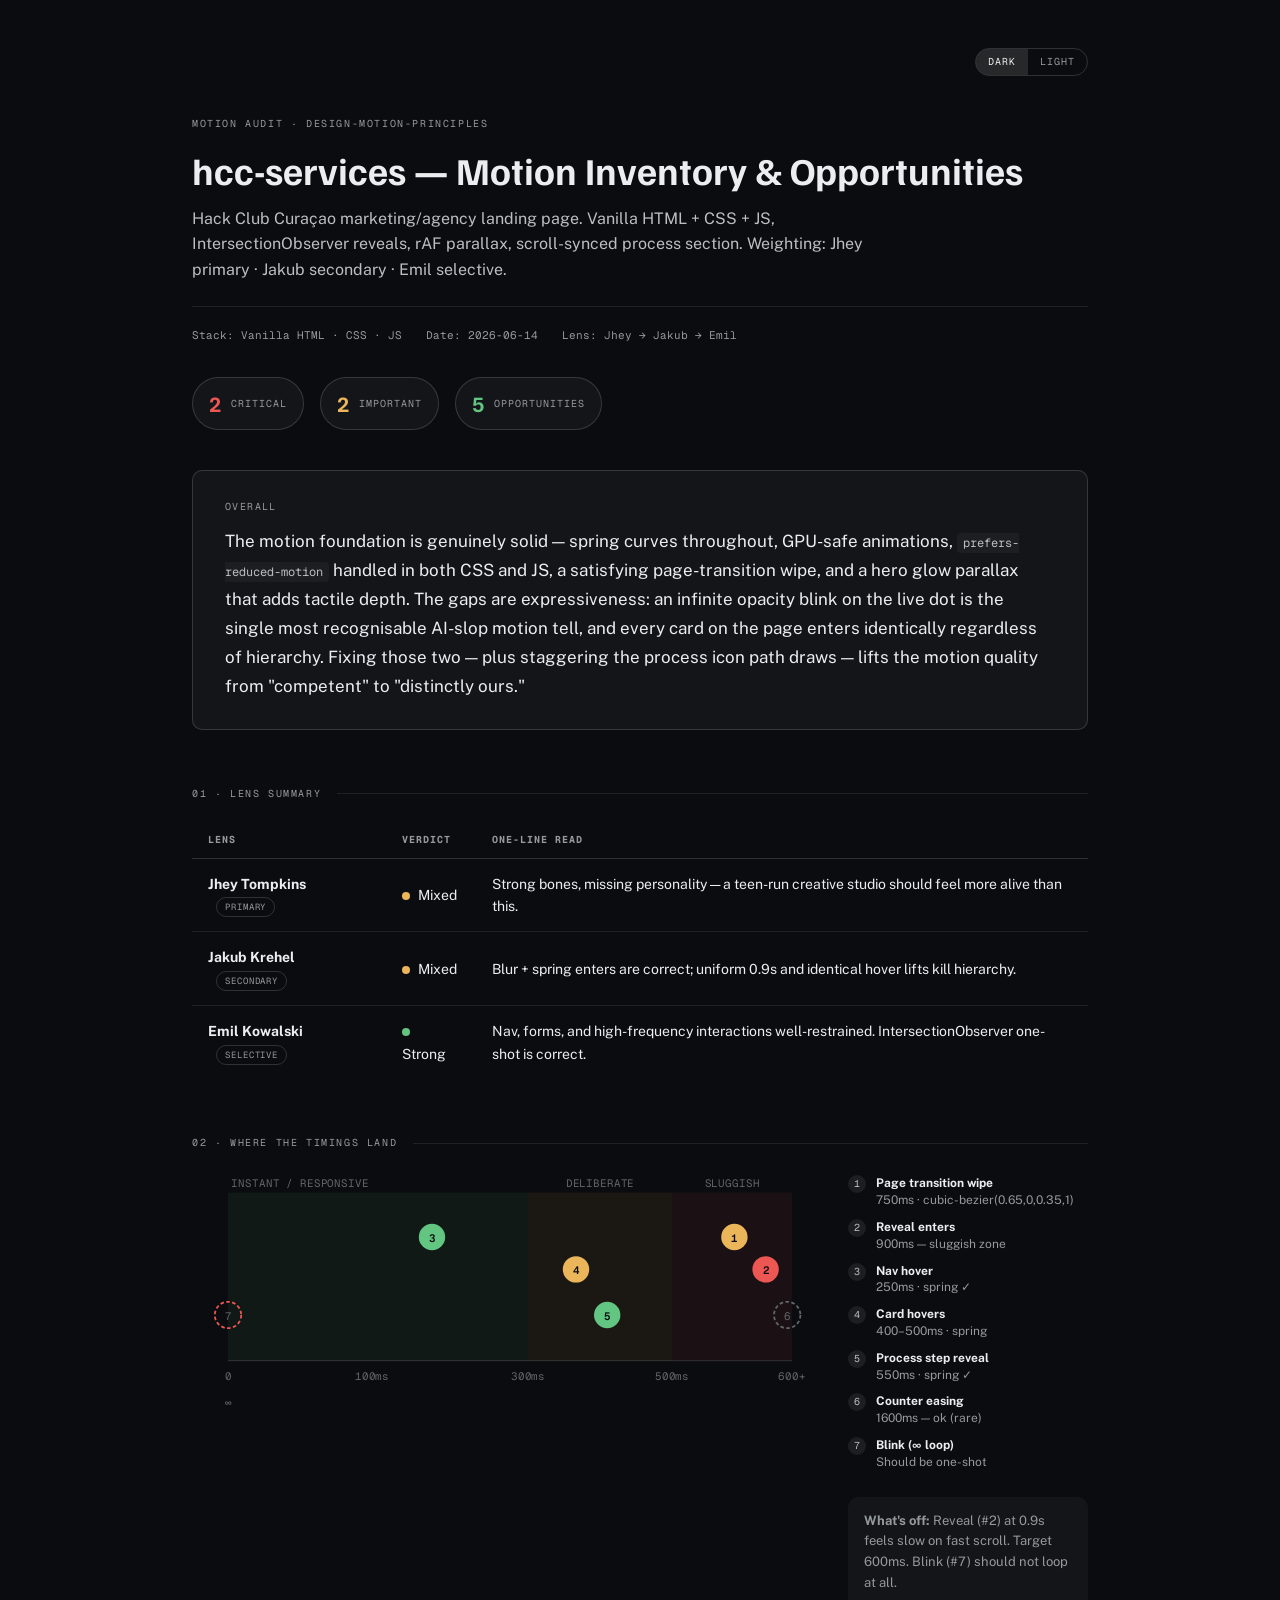
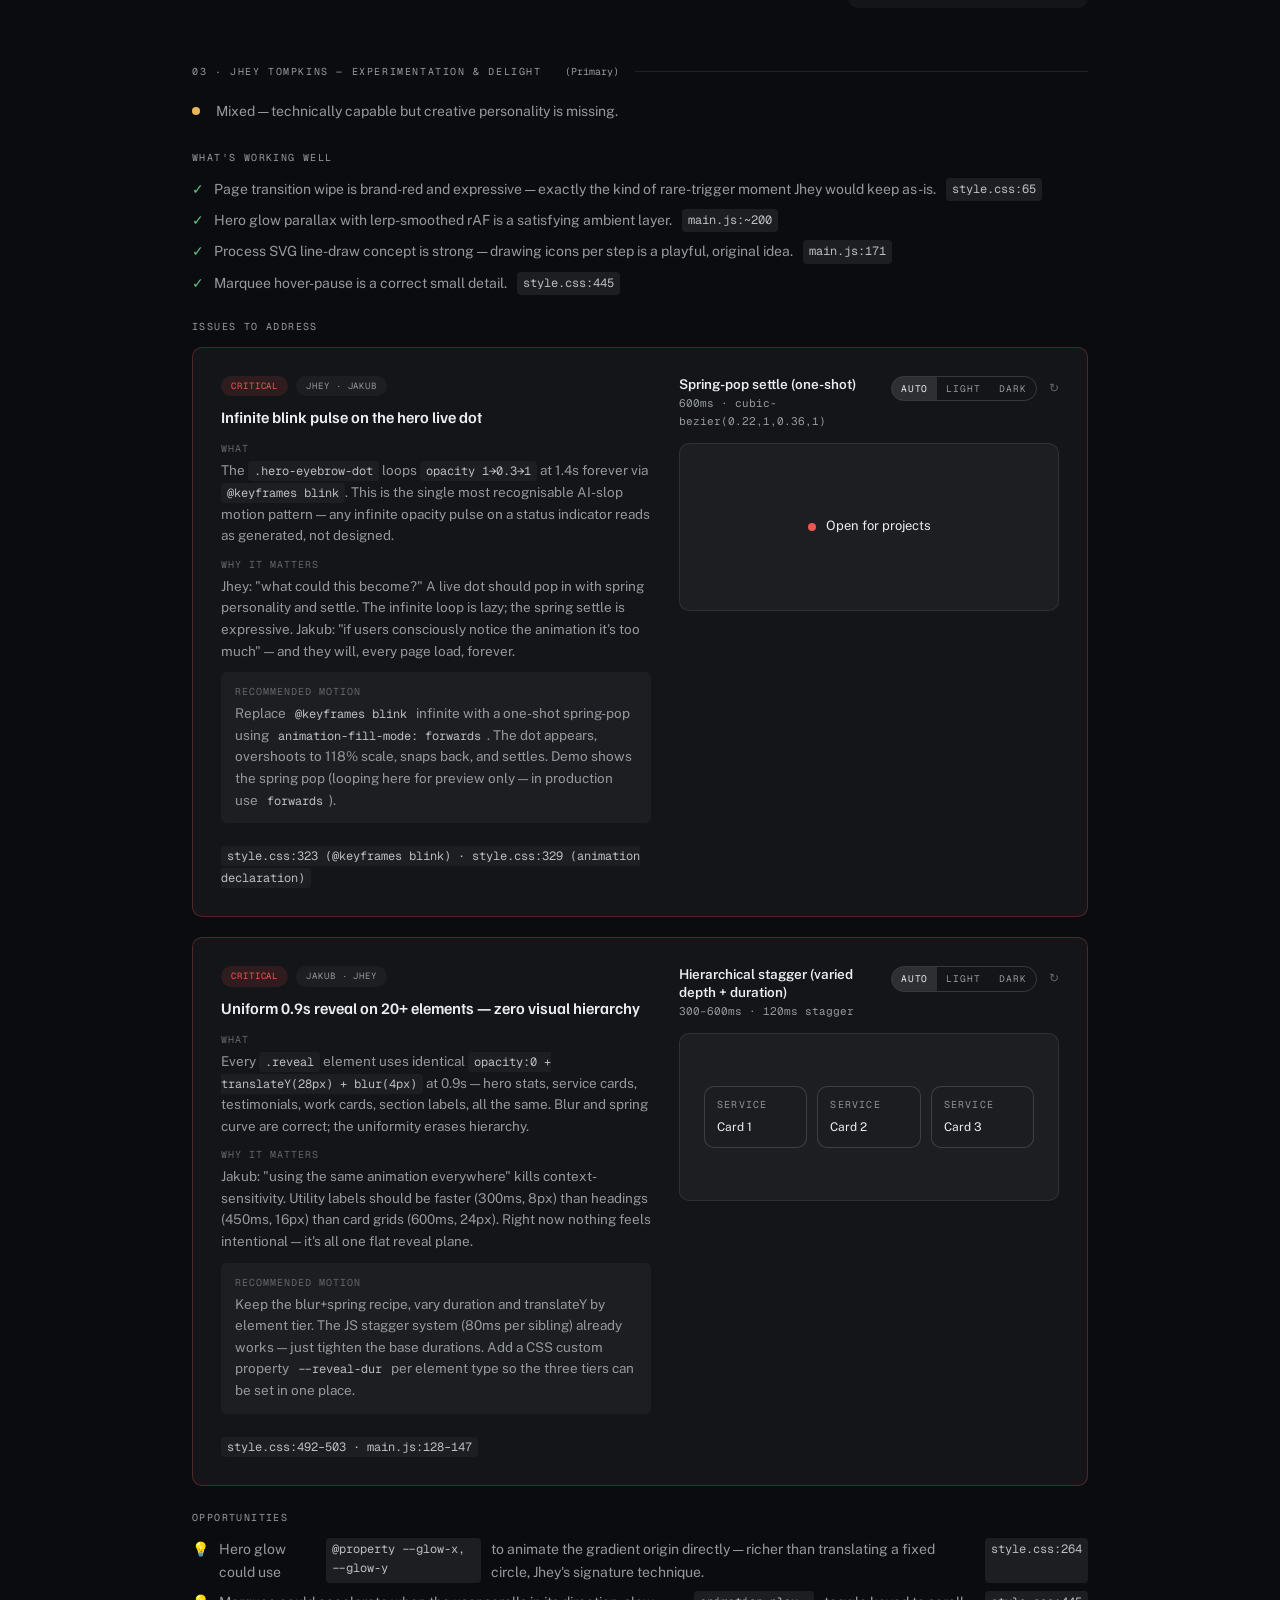
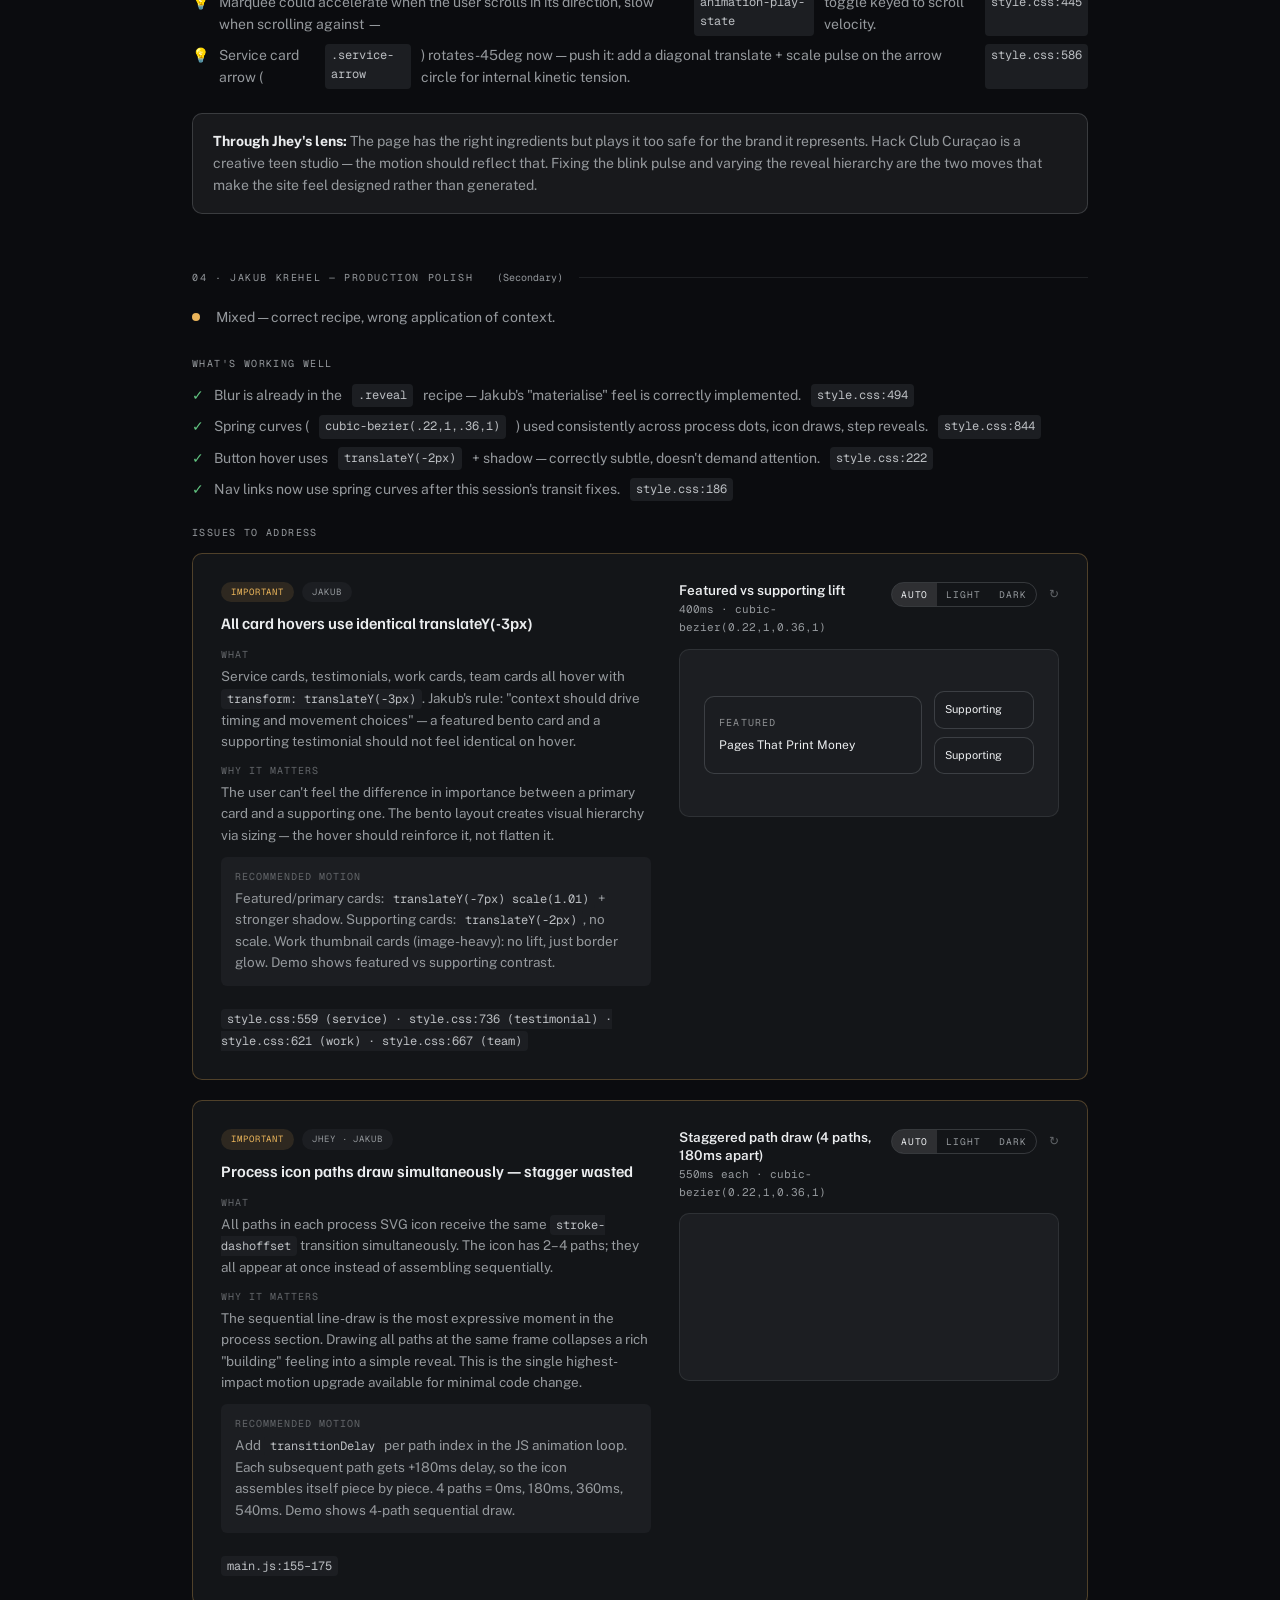
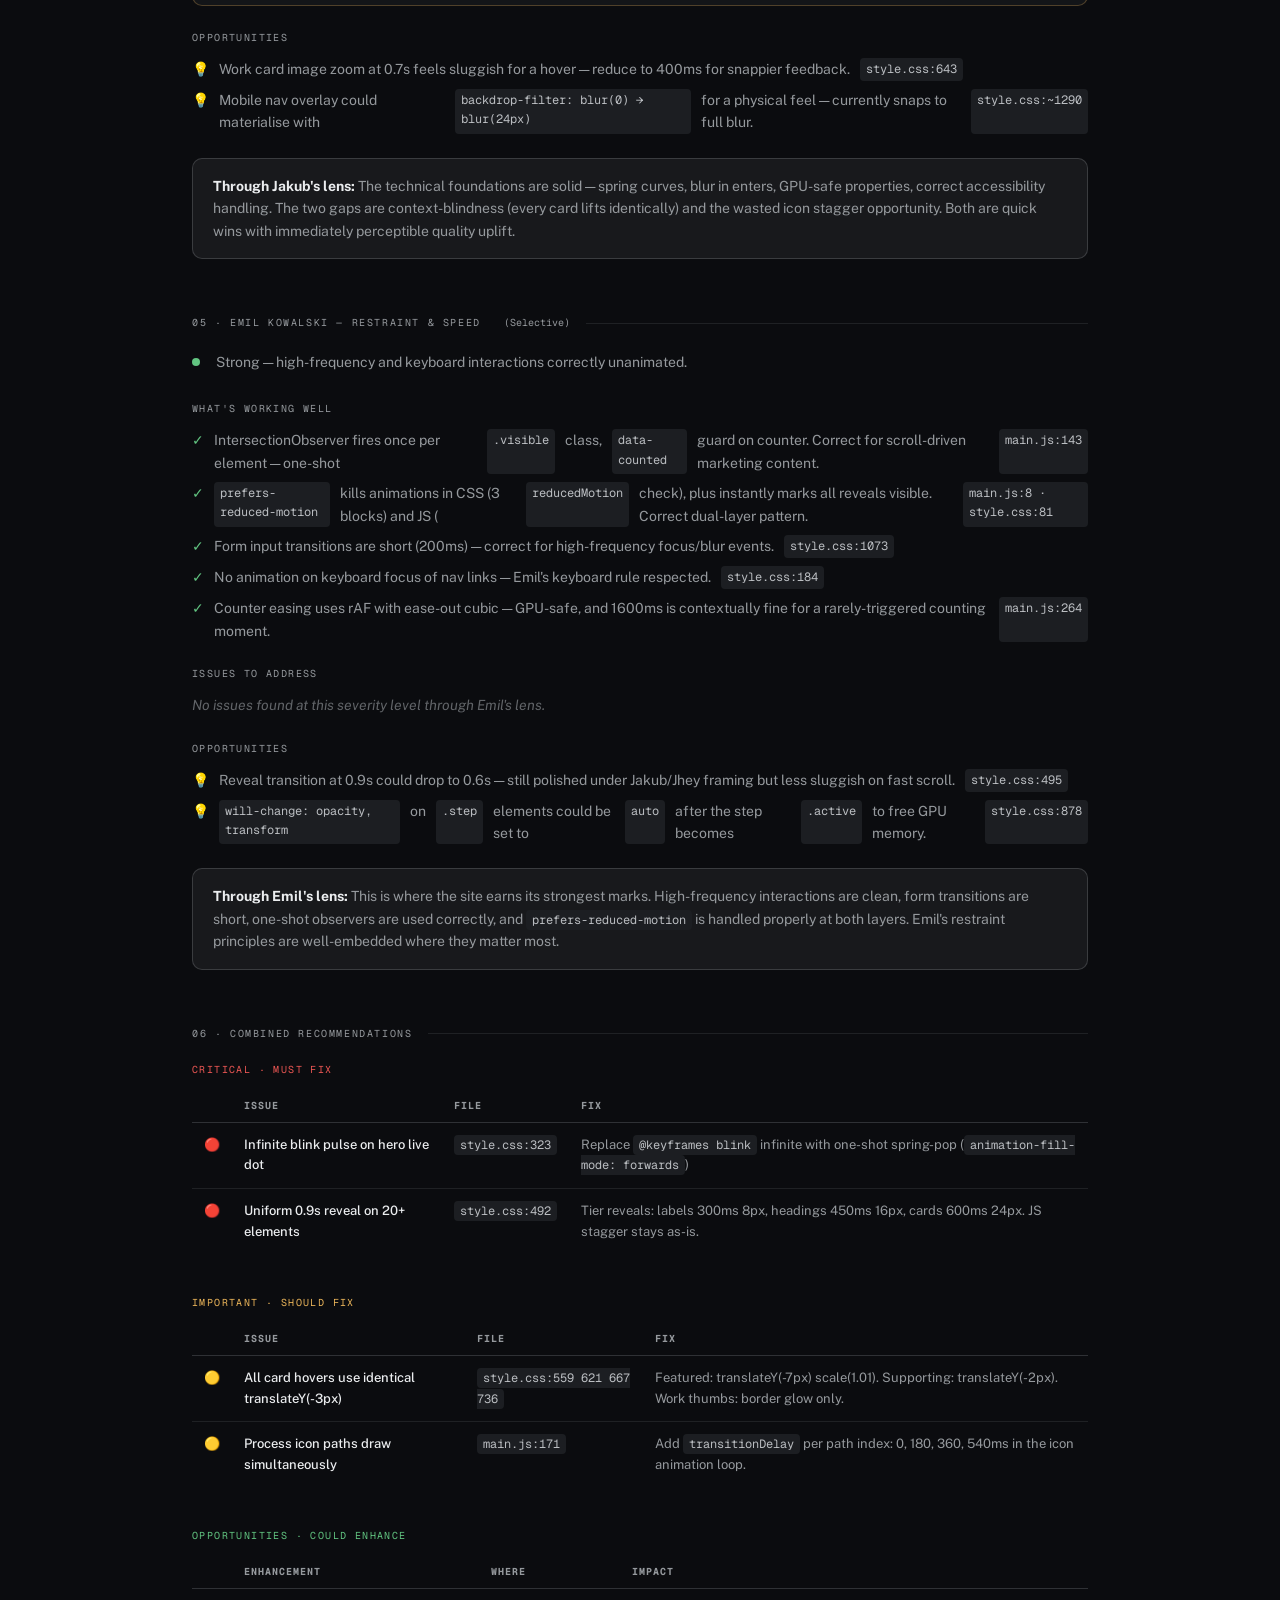
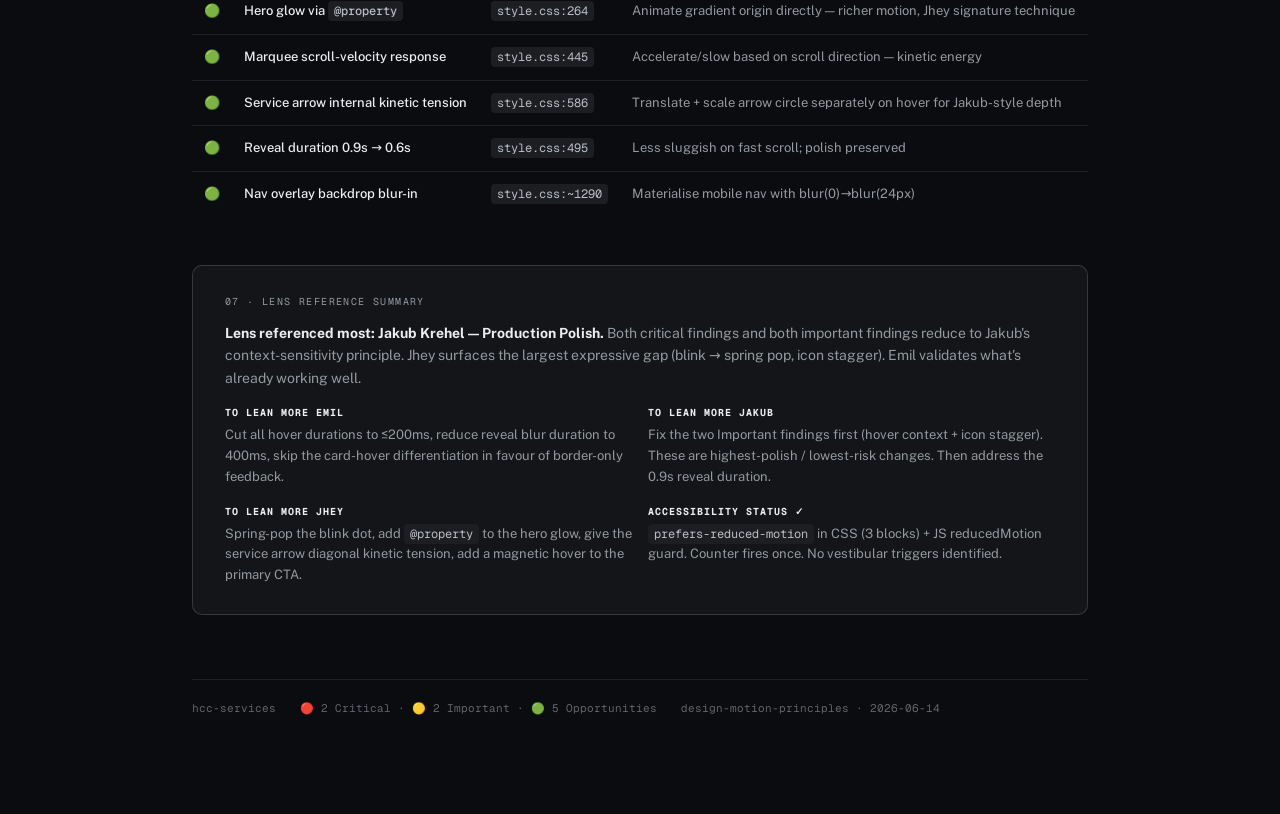
<file: motion-audits/hcc-services-2026-06-14.html>
<!DOCTYPE html>
<html lang="en">
<head>
  <meta charset="utf-8">
  <meta name="viewport" content="width=device-width, initial-scale=1">
  <title>hcc-services motion audit — 2026-06-14</title>
  <link rel="preconnect" href="https://fonts.googleapis.com">
  <link rel="preconnect" href="https://fonts.gstatic.com" crossorigin>
  <link href="https://fonts.googleapis.com/css2?family=Familjen+Grotesk:wght@400;500;600;700&family=Public+Sans:wght@400;500;600;700&family=Geist+Mono:wght@400;500;600&display=swap" rel="stylesheet">
  <style>
    :root {
      --ink:         oklch(0.155 0.006 255);
      --surface:     oklch(0.195 0.007 255);
      --surface-2:   oklch(0.235 0.008 255);
      --paper:       oklch(0.945 0.004 255);
      --paper-dim:   oklch(0.800 0.006 255);
      --muted:       oklch(0.680 0.008 255);
      --faint:       oklch(0.505 0.008 255);
      --line:        oklch(0.95 0.01 255 / 0.09);
      --line-strong: oklch(0.95 0.01 255 / 0.16);
      --accent-tint: oklch(0.945 0.004 255 / 0.06);
      --crit:        oklch(0.655 0.185 25);
      --crit-soft:   oklch(0.655 0.185 25 / 0.12);
      --imp:         oklch(0.805 0.125 78);
      --imp-soft:    oklch(0.805 0.125 78 / 0.12);
      --opp:         oklch(0.745 0.135 152);
      --opp-soft:    oklch(0.745 0.135 152 / 0.12);
      --t-good: oklch(0.745 0.135 152);
      --t-mid:  oklch(0.805 0.125 78);
      --t-slow: oklch(0.655 0.185 25);
      --display: "Familjen Grotesk", system-ui, sans-serif;
      --sans: "Public Sans", -apple-system, system-ui, sans-serif;
      --mono: "Geist Mono", ui-monospace, monospace;
      --r: 10px;
    }
    :root:has(#theme-light:checked) {
      --ink:         oklch(0.985 0.003 255);
      --surface:     oklch(0.965 0.004 255);
      --surface-2:   oklch(0.940 0.005 255);
      --paper:       oklch(0.180 0.006 255);
      --paper-dim:   oklch(0.330 0.008 255);
      --muted:       oklch(0.475 0.010 255);
      --faint:       oklch(0.640 0.009 255);
      --line:        oklch(0.180 0.010 255 / 0.12);
      --line-strong: oklch(0.180 0.010 255 / 0.22);
      --crit: oklch(0.510 0.200 25);
      --imp:  oklch(0.580 0.150 78);
      --opp:  oklch(0.520 0.160 152);
    }
    *, *::before, *::after { box-sizing: border-box; margin: 0; padding: 0; }
    body { background: var(--ink); color: var(--paper); font-family: var(--sans); font-size: 15px; line-height: 1.6; }
    .wrap { max-width: 960px; margin: 0 auto; padding: 48px 32px 96px; }
    h1,h2,h3,h4 { font-family: var(--display); line-height: 1.2; }
    code { font-family: var(--mono); font-size: 12px; background: var(--surface-2); padding: 2px 6px; border-radius: 4px; color: var(--paper-dim); }
    .vh { position: absolute; width: 1px; height: 1px; padding: 0; margin: -1px; overflow: hidden; clip: rect(0 0 0 0); white-space: nowrap; border: 0; }

    .theme-switch { display: flex; justify-content: flex-end; margin-bottom: 40px; }
    .theme-seg { display: inline-flex; border: 1px solid var(--line-strong); border-radius: 100px; overflow: hidden; }
    .theme-seg label { font-family: var(--mono); font-size: 10px; letter-spacing: 0.1em; text-transform: uppercase; color: var(--muted); padding: 5px 12px; cursor: pointer; transition: background 0.2s ease, color 0.2s ease; }
    #theme-dark:checked ~ .wrap .theme-seg label[for="theme-dark"],
    #theme-light:checked ~ .wrap .theme-seg label[for="theme-light"] { background: color-mix(in oklch, var(--paper) 12%, transparent); color: var(--paper); }

    .eyebrow { font-family: var(--mono); font-size: 10px; letter-spacing: 0.16em; text-transform: uppercase; color: var(--muted); margin-bottom: 16px; }
    .title { font-size: clamp(26px, 4vw, 38px); font-weight: 700; color: var(--paper); margin-bottom: 12px; }
    .lede { color: var(--paper-dim); font-size: 16px; max-width: 680px; margin-bottom: 24px; }
    .meta-row { font-family: var(--mono); font-size: 11px; color: var(--muted); display: flex; gap: 24px; flex-wrap: wrap; margin-bottom: 32px; border-top: 1px solid var(--line); padding-top: 20px; }
    .stats { display: flex; gap: 16px; flex-wrap: wrap; }
    .stat-pill { display: flex; align-items: center; gap: 10px; background: var(--surface); border: 1px solid var(--line-strong); border-radius: 100px; padding: 8px 16px; text-decoration: none; }
    .stat-pill .num { font-family: var(--display); font-size: 22px; font-weight: 700; }
    .stat-pill .lbl { font-family: var(--mono); font-size: 10px; letter-spacing: 0.1em; text-transform: uppercase; color: var(--muted); }
    .stat-crit .num { color: var(--crit); } .stat-imp .num { color: var(--imp); } .stat-opp .num { color: var(--opp); }

    .assessment { background: var(--surface); border: 1px solid var(--line-strong); border-radius: var(--r); padding: 28px 32px; margin: 40px 0; }
    .mono-label { font-family: var(--mono); font-size: 10px; letter-spacing: 0.14em; text-transform: uppercase; color: var(--muted); margin-bottom: 12px; display: block; }
    .assessment p { font-size: 17px; color: var(--paper); line-height: 1.7; }

    .section-head { font-family: var(--mono); font-size: 10px; letter-spacing: 0.16em; text-transform: uppercase; color: var(--muted); margin: 56px 0 20px; display: flex; align-items: center; gap: 16px; }
    .section-head::after { content: ''; flex: 1; height: 1px; background: var(--line); }

    .lens-table { width: 100%; border-collapse: collapse; }
    .lens-table th { font-family: var(--mono); font-size: 10px; letter-spacing: 0.1em; text-transform: uppercase; color: var(--muted); padding: 10px 16px; text-align: left; border-bottom: 1px solid var(--line-strong); }
    .lens-table td { padding: 14px 16px; border-bottom: 1px solid var(--line); vertical-align: middle; font-size: 14px; transition: background 0.2s ease; }
    .lens-table tr:hover td { background: var(--surface); }
    .lens-table tr:last-child td { border-bottom: none; }
    .weight-chip { display: inline-block; font-family: var(--mono); font-size: 9px; letter-spacing: 0.1em; text-transform: uppercase; padding: 2px 8px; border-radius: 100px; border: 1px solid var(--line-strong); color: var(--muted); margin-left: 8px; vertical-align: middle; }
    .verdict-dot { display: inline-block; width: 8px; height: 8px; border-radius: 50%; margin-right: 8px; flex-shrink: 0; }
    .v-strong { background: var(--opp); } .v-mixed { background: var(--imp); } .v-concern { background: var(--crit); }

    .timing-grid { display: grid; grid-template-columns: 1fr 240px; gap: 32px; align-items: start; }
    .timing-svg-wrap svg { width: 100%; height: auto; }
    .timing-key { display: flex; flex-direction: column; gap: 10px; padding-top: 4px; }
    .timing-key-item { display: flex; align-items: flex-start; gap: 10px; font-size: 12px; }
    .timing-key-num { font-family: var(--mono); font-size: 10px; background: var(--surface-2); border-radius: 50%; width: 18px; height: 18px; display: flex; align-items: center; justify-content: center; flex-shrink: 0; color: var(--paper-dim); }
    .timing-key-text { color: var(--muted); line-height: 1.4; }
    .timing-key-text strong { color: var(--paper); display: block; }
    .timing-off { margin-top: 16px; padding: 14px 16px; background: var(--surface); border-radius: var(--r); font-size: 13px; color: var(--muted); }

    .lens-sec { margin-bottom: 56px; }
    .lens-sec__verdict { color: var(--muted); font-size: 14px; margin-bottom: 28px; display: flex; align-items: center; gap: 8px; }
    .lens-block { margin-bottom: 24px; }
    .lens-list { list-style: none; display: flex; flex-direction: column; gap: 8px; }
    .lens-list li { font-size: 14px; color: var(--muted); display: flex; gap: 10px; }
    .lens-list li::before { flex-shrink: 0; }
    .lens-list.good li::before { content: '✓'; color: var(--opp); }
    .lens-list.opp  li::before { content: '💡'; }
    .lens-take { margin-top: 24px; padding: 16px 20px; border-radius: var(--r); background: var(--accent-tint); border: 1px solid var(--line-strong); font-size: 14px; color: var(--muted); }
    .lens-take strong { color: var(--paper); }
    .lens-empty { font-style: italic; color: var(--faint); font-size: 14px; }

    .finding-row { display: grid; grid-template-columns: 1fr 380px; gap: 28px; background: var(--surface); border: 1px solid var(--line-strong); border-radius: var(--r); padding: 28px; margin-bottom: 20px; transition: border-color 0.2s ease; }
    .finding-row[data-sev="crit"] { border-color: oklch(0.655 0.185 25 / 0.28); }
    .finding-row[data-sev="imp"]  { border-color: oklch(0.805 0.125 78 / 0.28); }
    .find-tags { display: flex; gap: 8px; margin-bottom: 12px; flex-wrap: wrap; }
    .sev-chip { font-family: var(--mono); font-size: 9px; letter-spacing: 0.1em; text-transform: uppercase; padding: 3px 10px; border-radius: 100px; }
    .sev-chip.crit { background: var(--crit-soft); color: var(--crit); }
    .sev-chip.imp  { background: var(--imp-soft);  color: var(--imp); }
    .lens-chip { font-family: var(--mono); font-size: 9px; letter-spacing: 0.1em; text-transform: uppercase; padding: 3px 10px; border-radius: 100px; background: var(--surface-2); color: var(--muted); }
    .find-title { font-size: 16px; font-weight: 600; color: var(--paper); margin-bottom: 14px; }
    .find-body { display: flex; flex-direction: column; gap: 10px; }
    .find-body p { font-size: 13.5px; color: var(--muted); }
    .find-body .label { font-family: var(--mono); font-size: 10px; letter-spacing: 0.1em; text-transform: uppercase; color: var(--faint); display: block; margin-bottom: 3px; }
    .fix { background: var(--surface-2); border-radius: 6px; padding: 12px 14px; }
    .find-loc { font-size: 12px; color: var(--faint); margin-top: 12px; }

    .demo { position: relative; }
    .demo__bar { display: flex; align-items: flex-start; justify-content: space-between; gap: 12px; margin-bottom: 12px; }
    .demo__meta { min-width: 0; }
    .demo__title { display: block; font-size: 13.5px; font-weight: 600; color: var(--paper); line-height: 1.3; }
    .demo__timing { display: block; font-family: var(--mono); font-size: 11px; color: var(--muted); margin-top: 2px; }
    .demo__controls { display: flex; align-items: center; gap: 12px; flex-shrink: 0; }
    .demo__loop { font-family: var(--mono); font-size: 12px; color: var(--faint); }
    .seg { display: inline-flex; border: 1px solid var(--line-strong); border-radius: 100px; overflow: hidden; }
    .seg label { font-family: var(--mono); font-size: 9.5px; letter-spacing: 0.1em; text-transform: uppercase; color: var(--muted); padding: 4px 9px; cursor: pointer; user-select: none; transition: background 0.15s ease, color 0.15s ease; }
    .demo input[id$="-a"]:checked ~ .demo__bar .seg label[for$="-a"],
    .demo input[id$="-l"]:checked ~ .demo__bar .seg label[for$="-l"],
    .demo input[id$="-d"]:checked ~ .demo__bar .seg label[for$="-d"] { background: color-mix(in oklch, var(--paper) 12%, transparent); color: var(--paper); }
    .demo__stage { --st-bg: var(--surface-2); --st-fg: var(--paper); --st-line: var(--line-strong); --st-dim: color-mix(in oklch, var(--paper) 55%, transparent); background: var(--st-bg); color: var(--st-fg); border: 1px solid var(--line); border-radius: 10px; padding: 32px 24px; min-height: 168px; display: flex; align-items: center; justify-content: center; overflow: hidden; }
    .demo input[id$="-l"]:checked ~ .demo__stage { --st-bg: oklch(0.985 0.003 255); --st-fg: oklch(0.180 0.006 255); --st-line: oklch(0.180 0.010 255 / 0.18); --st-dim: oklch(0.180 0.010 255 / 0.45); }
    .demo input[id$="-d"]:checked ~ .demo__stage { --st-bg: oklch(0.180 0.006 255); --st-fg: oklch(0.985 0.003 255); --st-line: oklch(0.985 0.010 255 / 0.18); --st-dim: oklch(0.985 0.010 255 / 0.50); }
    .ui-card { background: color-mix(in oklch, var(--st-bg) 85%, transparent); border: 1px solid var(--st-line); border-radius: 10px; padding: 14px 16px; min-width: 100px; }
    .ui-label { font-family: var(--mono); font-size: 10px; letter-spacing: 0.12em; text-transform: uppercase; color: var(--st-dim); }
    .ui-dot { width: 8px; height: 8px; border-radius: 50%; background: oklch(0.655 0.185 25); flex-shrink: 0; }

    @media (prefers-reduced-motion: reduce) {
      .demo__loop { display: none; }
      [class*="__mt"], [class*="__mt"] * { animation: none !important; transition: none !important; }
    }

    @media (prefers-reduced-motion: no-preference) {
      @keyframes m1 {
        0%   { opacity: 0; transform: scale(0.4); }
        45%  { opacity: 1; transform: scale(1.18); }
        62%  { transform: scale(0.92); }
        74%  { transform: scale(1.05); }
        82%  { transform: scale(1.0); opacity: 1; }
        100% { transform: scale(1.0); opacity: 1; }
      }
      .demo-1__mt { animation: m1 3s cubic-bezier(0.22, 1, 0.36, 1) infinite; }

      @keyframes m2a { 0% { opacity:0; transform:translateY(10px); filter:blur(2px); } 55% { opacity:1; transform:none; filter:blur(0); } 100% { opacity:1; transform:none; filter:blur(0); } }
      @keyframes m2b { 0% { opacity:0; transform:translateY(18px); filter:blur(3px); } 55% { opacity:1; transform:none; filter:blur(0); } 100% { opacity:1; transform:none; filter:blur(0); } }
      @keyframes m2c { 0% { opacity:0; transform:translateY(26px); filter:blur(4px); } 55% { opacity:1; transform:none; filter:blur(0); } 100% { opacity:1; transform:none; filter:blur(0); } }
      .demo-2__c1 { animation: m2a 3s cubic-bezier(0.22,1,0.36,1) infinite; }
      .demo-2__c2 { animation: m2b 3s cubic-bezier(0.22,1,0.36,1) infinite; animation-delay: 0.12s; animation-fill-mode: backwards; }
      .demo-2__c3 { animation: m2c 3s cubic-bezier(0.22,1,0.36,1) infinite; animation-delay: 0.24s; animation-fill-mode: backwards; }

      @keyframes m3-feat { 0% { transform:translateY(0) scale(1); box-shadow:none; } 55% { transform:translateY(-8px) scale(1.015); box-shadow:0 20px 48px oklch(0 0 0/0.35); } 100% { transform:translateY(-8px) scale(1.015); box-shadow:0 20px 48px oklch(0 0 0/0.35); } }
      @keyframes m3-sup  { 0% { transform:translateY(0); opacity:0.65; } 55% { transform:translateY(-2px); opacity:1; } 100% { transform:translateY(-2px); opacity:1; } }
      .demo-3__feat { animation: m3-feat 3s cubic-bezier(0.22,1,0.36,1) infinite; }
      .demo-3__sup  { animation: m3-sup  3s cubic-bezier(0.22,1,0.36,1) infinite; animation-delay: 0.1s; animation-fill-mode: backwards; }

      @keyframes m4p { 0% { stroke-dashoffset:100; opacity:0; } 58% { stroke-dashoffset:0; opacity:1; } 100% { stroke-dashoffset:0; opacity:1; } }
      .demo-4__p1 { animation: m4p 3s cubic-bezier(0.22,1,0.36,1) infinite; }
      .demo-4__p2 { animation: m4p 3s cubic-bezier(0.22,1,0.36,1) infinite; animation-delay:0.18s; animation-fill-mode:backwards; }
      .demo-4__p3 { animation: m4p 3s cubic-bezier(0.22,1,0.36,1) infinite; animation-delay:0.36s; animation-fill-mode:backwards; }
      .demo-4__p4 { animation: m4p 3s cubic-bezier(0.22,1,0.36,1) infinite; animation-delay:0.54s; animation-fill-mode:backwards; }
    }

    .rec-section { margin-bottom: 40px; }
    .tier-label { font-family: var(--mono); font-size: 10px; letter-spacing: 0.14em; text-transform: uppercase; margin-bottom: 12px; }
    .tier-label.crit { color: var(--crit); } .tier-label.imp { color: var(--imp); } .tier-label.opp { color: var(--opp); }
    .rec-table { width: 100%; border-collapse: collapse; font-size: 13px; }
    .rec-table th { font-family: var(--mono); font-size: 10px; letter-spacing: 0.1em; text-transform: uppercase; color: var(--muted); padding: 8px 12px; text-align: left; border-bottom: 1px solid var(--line-strong); }
    .rec-table td { padding: 12px 12px; border-bottom: 1px solid var(--line); vertical-align: top; color: var(--muted); }
    .rec-table tr:last-child td { border-bottom: none; }
    .rec-table .issue { color: var(--paper); font-weight: 500; }

    .ref-summary { background: var(--surface); border: 1px solid var(--line-strong); border-radius: var(--r); padding: 28px 32px; margin-top: 48px; }
    .ref-lean { display: grid; grid-template-columns: 1fr 1fr; gap: 16px; margin-top: 16px; }
    .ref-lean-item { font-size: 13px; color: var(--muted); }
    .ref-lean-item strong { color: var(--paper); display: block; margin-bottom: 4px; font-family: var(--mono); font-size: 10px; letter-spacing: 0.1em; text-transform: uppercase; }
    footer { border-top: 1px solid var(--line); margin-top: 64px; padding-top: 20px; font-family: var(--mono); font-size: 11px; color: var(--faint); display: flex; gap: 24px; flex-wrap: wrap; }

    @media (max-width: 860px) { .finding-row { grid-template-columns: 1fr; } .timing-grid { grid-template-columns: 1fr; } }
    @media (max-width: 600px) { .wrap { padding: 24px 16px 64px; } .stats { flex-direction: column; } .ref-lean { grid-template-columns: 1fr; } }
  </style>
</head>
<body>
<input class="vh" type="radio" name="theme" id="theme-dark" checked>
<input class="vh" type="radio" name="theme" id="theme-light">
<div class="wrap">

  <div class="theme-switch">
    <div class="theme-seg">
      <label for="theme-dark">Dark</label>
      <label for="theme-light">Light</label>
    </div>
  </div>

  <p class="eyebrow">Motion Audit · design-motion-principles</p>
  <h1 class="title">hcc-services — Motion Inventory &amp; Opportunities</h1>
  <p class="lede">Hack Club Curaçao marketing/agency landing page. Vanilla HTML + CSS + JS, IntersectionObserver reveals, rAF parallax, scroll-synced process section. Weighting: Jhey primary · Jakub secondary · Emil selective.</p>
  <div class="meta-row">
    <span>Stack: Vanilla HTML · CSS · JS</span>
    <span>Date: 2026-06-14</span>
    <span>Lens: Jhey → Jakub → Emil</span>
  </div>
  <div class="stats">
    <a href="#rec-crit" class="stat-pill stat-crit"><span class="num">2</span><span class="lbl">Critical</span></a>
    <a href="#rec-imp"  class="stat-pill stat-imp"><span class="num">2</span><span class="lbl">Important</span></a>
    <a href="#rec-opp"  class="stat-pill stat-opp"><span class="num">5</span><span class="lbl">Opportunities</span></a>
  </div>

  <section class="assessment">
    <span class="mono-label">Overall</span>
    <p>The motion foundation is genuinely solid — spring curves throughout, GPU-safe animations, <code>prefers-reduced-motion</code> handled in both CSS and JS, a satisfying page-transition wipe, and a hero glow parallax that adds tactile depth. The gaps are expressiveness: an infinite opacity blink on the live dot is the single most recognisable AI-slop motion tell, and every card on the page enters identically regardless of hierarchy. Fixing those two — plus staggering the process icon path draws — lifts the motion quality from "competent" to "distinctly ours."</p>
  </section>

  <p class="section-head">01 · Lens Summary</p>
  <table class="lens-table">
    <thead><tr><th>Lens</th><th>Verdict</th><th>One-line read</th></tr></thead>
    <tbody>
      <tr><td><strong>Jhey Tompkins</strong><span class="weight-chip">Primary</span></td><td><span class="verdict-dot v-mixed"></span>Mixed</td><td>Strong bones, missing personality — a teen-run creative studio should feel more alive than this.</td></tr>
      <tr><td><strong>Jakub Krehel</strong><span class="weight-chip">Secondary</span></td><td><span class="verdict-dot v-mixed"></span>Mixed</td><td>Blur + spring enters are correct; uniform 0.9s and identical hover lifts kill hierarchy.</td></tr>
      <tr><td><strong>Emil Kowalski</strong><span class="weight-chip">Selective</span></td><td><span class="verdict-dot v-strong"></span>Strong</td><td>Nav, forms, and high-frequency interactions well-restrained. IntersectionObserver one-shot is correct.</td></tr>
    </tbody>
  </table>

  <p class="section-head">02 · Where the Timings Land</p>
  <div class="timing-grid">
    <div class="timing-svg-wrap">
      <svg viewBox="0 0 520 210" fill="none" xmlns="http://www.w3.org/2000/svg">
        <style>
          .tb { font-family: 'Geist Mono', monospace; font-size: 9px; fill: oklch(0.505 0.008 255); letter-spacing: 0.08em; }
          .tn { font-family: 'Geist Mono', monospace; font-size: 9px; fill: oklch(0.155 0.006 255); font-weight: 600; }
        </style>
        <rect x="30" y="18" width="120" height="140" fill="oklch(0.745 0.135 152 / 0.07)"/>
        <rect x="150" y="18" width="130" height="140" fill="oklch(0.745 0.135 152 / 0.07)"/>
        <rect x="280" y="18" width="120" height="140" fill="oklch(0.805 0.125 78 / 0.07)"/>
        <rect x="400" y="18" width="100" height="140" fill="oklch(0.655 0.185 25 / 0.07)"/>
        <line x1="30" y1="158" x2="500" y2="158" stroke="oklch(0.95 0.01 255 / 0.12)" stroke-width="1"/>
        <text x="90"  y="13" class="tb" text-anchor="middle">INSTANT / RESPONSIVE</text>
        <text x="340" y="13" class="tb" text-anchor="middle">DELIBERATE</text>
        <text x="450" y="13" class="tb" text-anchor="middle">SLUGGISH</text>
        <text x="30"  y="174" class="tb" text-anchor="middle">0</text>
        <text x="150" y="174" class="tb" text-anchor="middle">100ms</text>
        <text x="280" y="174" class="tb" text-anchor="middle">300ms</text>
        <text x="400" y="174" class="tb" text-anchor="middle">500ms</text>
        <text x="500" y="174" class="tb" text-anchor="middle">600+</text>
        <!-- 1: page trans 750ms -->
        <circle cx="452" cy="55" r="11" fill="oklch(0.805 0.125 78)"/><text x="452" y="59" class="tn" text-anchor="middle">1</text>
        <!-- 2: reveal 900ms sluggish -->
        <circle cx="478" cy="82" r="11" fill="oklch(0.655 0.185 25)"/><text x="478" y="86" class="tn" text-anchor="middle">2</text>
        <!-- 3: nav hover 250ms -->
        <circle cx="200" cy="55" r="11" fill="oklch(0.745 0.135 152)"/><text x="200" y="59" class="tn" text-anchor="middle">3</text>
        <!-- 4: card hover 400-500ms -->
        <circle cx="320" cy="82" r="11" fill="oklch(0.805 0.125 78)"/><text x="320" y="86" class="tn" text-anchor="middle">4</text>
        <!-- 5: process step 550ms -->
        <circle cx="346" cy="120" r="11" fill="oklch(0.745 0.135 152)"/><text x="346" y="124" class="tn" text-anchor="middle">5</text>
        <!-- 6: counter 1600ms off-chart hollow dashed -->
        <circle cx="496" cy="120" r="11" fill="none" stroke="oklch(0.505 0.008 255)" stroke-dasharray="3 2" stroke-width="1.5"/>
        <text x="496" y="124" class="tb" text-anchor="middle">6</text>
        <!-- 7: blink infinite, hollow red dashed at 0 -->
        <circle cx="30" cy="120" r="11" fill="none" stroke="oklch(0.655 0.185 25)" stroke-dasharray="3 2" stroke-width="1.5"/>
        <text x="30" y="124" class="tb" fill="oklch(0.655 0.185 25)" text-anchor="middle">7</text>
        <text x="30" y="196" class="tb" fill="oklch(0.655 0.185 25)" text-anchor="middle">∞</text>
      </svg>
    </div>
    <div class="timing-key">
      <div class="timing-key-item"><span class="timing-key-num">1</span><div class="timing-key-text"><strong>Page transition wipe</strong>750ms · cubic-bezier(0.65,0,0.35,1)</div></div>
      <div class="timing-key-item"><span class="timing-key-num">2</span><div class="timing-key-text"><strong>Reveal enters</strong>900ms — sluggish zone</div></div>
      <div class="timing-key-item"><span class="timing-key-num">3</span><div class="timing-key-text"><strong>Nav hover</strong>250ms · spring ✓</div></div>
      <div class="timing-key-item"><span class="timing-key-num">4</span><div class="timing-key-text"><strong>Card hovers</strong>400–500ms · spring</div></div>
      <div class="timing-key-item"><span class="timing-key-num">5</span><div class="timing-key-text"><strong>Process step reveal</strong>550ms · spring ✓</div></div>
      <div class="timing-key-item"><span class="timing-key-num">6</span><div class="timing-key-text"><strong>Counter easing</strong>1600ms — ok (rare)</div></div>
      <div class="timing-key-item"><span class="timing-key-num">7</span><div class="timing-key-text"><strong>Blink (∞ loop)</strong>Should be one-shot</div></div>
      <div class="timing-off"><strong>What's off:</strong> Reveal (#2) at 0.9s feels slow on fast scroll. Target 600ms. Blink (#7) should not loop at all.</div>
    </div>
  </div>

  <!-- Jhey -->
  <p class="section-head">03 · Jhey Tompkins — Experimentation &amp; Delight&nbsp;<span style="font-size:10px;letter-spacing:0;text-transform:none;color:var(--muted)">(Primary)</span></p>
  <div class="lens-sec">
    <div class="lens-sec__verdict"><span class="verdict-dot v-mixed"></span>Mixed — technically capable but creative personality is missing.</div>
    <div class="lens-block">
      <span class="mono-label">What's working well</span>
      <ul class="lens-list good">
        <li>Page transition wipe is brand-red and expressive — exactly the kind of rare-trigger moment Jhey would keep as-is. <code>style.css:65</code></li>
        <li>Hero glow parallax with lerp-smoothed rAF is a satisfying ambient layer. <code>main.js:~200</code></li>
        <li>Process SVG line-draw concept is strong — drawing icons per step is a playful, original idea. <code>main.js:171</code></li>
        <li>Marquee hover-pause is a correct small detail. <code>style.css:445</code></li>
      </ul>
    </div>
    <div class="lens-block">
      <span class="mono-label">Issues to address</span>
      <div class="finding-row" data-sev="crit">
        <div class="finding-row__prose">
          <div class="find-tags"><span class="sev-chip crit">Critical</span><span class="lens-chip">Jhey · Jakub</span></div>
          <h4 class="find-title">Infinite blink pulse on the hero live dot</h4>
          <div class="find-body">
            <p><span class="label">What</span>The <code>.hero-eyebrow-dot</code> loops <code>opacity 1→0.3→1</code> at 1.4s forever via <code>@keyframes blink</code>. This is the single most recognisable AI-slop motion pattern — any infinite opacity pulse on a status indicator reads as generated, not designed.</p>
            <p><span class="label">Why it matters</span>Jhey: "what could this become?" A live dot should pop in with spring personality and settle. The infinite loop is lazy; the spring settle is expressive. Jakub: "if users consciously notice the animation it's too much" — and they will, every page load, forever.</p>
            <div class="fix"><p><span class="label">Recommended motion</span>Replace <code>@keyframes blink</code> infinite with a one-shot spring-pop using <code>animation-fill-mode: forwards</code>. The dot appears, overshoots to 118% scale, snaps back, and settles. Demo shows the spring pop (looping here for preview only — in production use <code>forwards</code>).</p></div>
            <p class="find-loc"><code>style.css:323 (@keyframes blink) · style.css:329 (animation declaration)</code></p>
          </div>
        </div>
        <div class="demo">
          <input class="vh" type="radio" name="st1" id="st1-a" checked>
          <input class="vh" type="radio" name="st1" id="st1-l">
          <input class="vh" type="radio" name="st1" id="st1-d">
          <div class="demo__bar">
            <div class="demo__meta"><span class="demo__title">Spring-pop settle (one-shot)</span><span class="demo__timing">600ms · cubic-bezier(0.22,1,0.36,1)</span></div>
            <div class="demo__controls"><div class="seg"><label for="st1-a">Auto</label><label for="st1-l">Light</label><label for="st1-d">Dark</label></div><span class="demo__loop">↻</span></div>
          </div>
          <div class="demo__stage">
            <div style="display:flex;align-items:center;gap:10px;">
              <div class="demo-1__mt ui-dot"></div>
              <span style="font-size:13px;color:var(--st-fg);font-family:var(--sans);">Open for projects</span>
            </div>
          </div>
        </div>
      </div>
      <div class="finding-row" data-sev="crit">
        <div class="finding-row__prose">
          <div class="find-tags"><span class="sev-chip crit">Critical</span><span class="lens-chip">Jakub · Jhey</span></div>
          <h4 class="find-title">Uniform 0.9s reveal on 20+ elements — zero visual hierarchy</h4>
          <div class="find-body">
            <p><span class="label">What</span>Every <code>.reveal</code> element uses identical <code>opacity:0 + translateY(28px) + blur(4px)</code> at 0.9s — hero stats, service cards, testimonials, work cards, section labels, all the same. Blur and spring curve are correct; the uniformity erases hierarchy.</p>
            <p><span class="label">Why it matters</span>Jakub: "using the same animation everywhere" kills context-sensitivity. Utility labels should be faster (300ms, 8px) than headings (450ms, 16px) than card grids (600ms, 24px). Right now nothing feels intentional — it's all one flat reveal plane.</p>
            <div class="fix"><p><span class="label">Recommended motion</span>Keep the blur+spring recipe, vary duration and translateY by element tier. The JS stagger system (80ms per sibling) already works — just tighten the base durations. Add a CSS custom property <code>--reveal-dur</code> per element type so the three tiers can be set in one place.</p></div>
            <p class="find-loc"><code>style.css:492–503 · main.js:128–147</code></p>
          </div>
        </div>
        <div class="demo">
          <input class="vh" type="radio" name="st2" id="st2-a" checked>
          <input class="vh" type="radio" name="st2" id="st2-l">
          <input class="vh" type="radio" name="st2" id="st2-d">
          <div class="demo__bar">
            <div class="demo__meta"><span class="demo__title">Hierarchical stagger (varied depth + duration)</span><span class="demo__timing">300–600ms · 120ms stagger</span></div>
            <div class="demo__controls"><div class="seg"><label for="st2-a">Auto</label><label for="st2-l">Light</label><label for="st2-d">Dark</label></div><span class="demo__loop">↻</span></div>
          </div>
          <div class="demo__stage">
            <div style="display:flex;gap:10px;align-items:flex-end;width:100%;">
              <div class="demo-2__c1 ui-card" style="flex:1;padding:10px 12px;"><div class="ui-label" style="margin-bottom:5px">Service</div><div style="font-size:12px;color:var(--st-fg);">Card 1</div></div>
              <div class="demo-2__c2 ui-card" style="flex:1;padding:10px 12px;"><div class="ui-label" style="margin-bottom:5px">Service</div><div style="font-size:12px;color:var(--st-fg);">Card 2</div></div>
              <div class="demo-2__c3 ui-card" style="flex:1;padding:10px 12px;"><div class="ui-label" style="margin-bottom:5px">Service</div><div style="font-size:12px;color:var(--st-fg);">Card 3</div></div>
            </div>
          </div>
        </div>
      </div>
    </div>
    <div class="lens-block">
      <span class="mono-label">Opportunities</span>
      <ul class="lens-list opp">
        <li>Hero glow could use <code>@property --glow-x, --glow-y</code> to animate the gradient origin directly — richer than translating a fixed circle, Jhey's signature technique. <code>style.css:264</code></li>
        <li>Marquee could accelerate when the user scrolls in its direction, slow when scrolling against — <code>animation-play-state</code> toggle keyed to scroll velocity. <code>style.css:445</code></li>
        <li>Service card arrow (<code>.service-arrow</code>) rotates -45deg now — push it: add a diagonal translate + scale pulse on the arrow circle for internal kinetic tension. <code>style.css:586</code></li>
      </ul>
    </div>
    <div class="lens-take"><strong>Through Jhey's lens:</strong> The page has the right ingredients but plays it too safe for the brand it represents. Hack Club Curaçao is a creative teen studio — the motion should reflect that. Fixing the blink pulse and varying the reveal hierarchy are the two moves that make the site feel designed rather than generated.</div>
  </div>

  <!-- Jakub -->
  <p class="section-head">04 · Jakub Krehel — Production Polish&nbsp;<span style="font-size:10px;letter-spacing:0;text-transform:none;color:var(--muted)">(Secondary)</span></p>
  <div class="lens-sec">
    <div class="lens-sec__verdict"><span class="verdict-dot v-mixed"></span>Mixed — correct recipe, wrong application of context.</div>
    <div class="lens-block">
      <span class="mono-label">What's working well</span>
      <ul class="lens-list good">
        <li>Blur is already in the <code>.reveal</code> recipe — Jakub's "materialise" feel is correctly implemented. <code>style.css:494</code></li>
        <li>Spring curves (<code>cubic-bezier(.22,1,.36,1)</code>) used consistently across process dots, icon draws, step reveals. <code>style.css:844</code></li>
        <li>Button hover uses <code>translateY(-2px)</code> + shadow — correctly subtle, doesn't demand attention. <code>style.css:222</code></li>
        <li>Nav links now use spring curves after this session's transit fixes. <code>style.css:186</code></li>
      </ul>
    </div>
    <div class="lens-block">
      <span class="mono-label">Issues to address</span>
      <div class="finding-row" data-sev="imp">
        <div class="finding-row__prose">
          <div class="find-tags"><span class="sev-chip imp">Important</span><span class="lens-chip">Jakub</span></div>
          <h4 class="find-title">All card hovers use identical translateY(-3px)</h4>
          <div class="find-body">
            <p><span class="label">What</span>Service cards, testimonials, work cards, team cards all hover with <code>transform: translateY(-3px)</code>. Jakub's rule: "context should drive timing and movement choices" — a featured bento card and a supporting testimonial should not feel identical on hover.</p>
            <p><span class="label">Why it matters</span>The user can't feel the difference in importance between a primary card and a supporting one. The bento layout creates visual hierarchy via sizing — the hover should reinforce it, not flatten it.</p>
            <div class="fix"><p><span class="label">Recommended motion</span>Featured/primary cards: <code>translateY(-7px) scale(1.01)</code> + stronger shadow. Supporting cards: <code>translateY(-2px)</code>, no scale. Work thumbnail cards (image-heavy): no lift, just border glow. Demo shows featured vs supporting contrast.</p></div>
            <p class="find-loc"><code>style.css:559 (service) · style.css:736 (testimonial) · style.css:621 (work) · style.css:667 (team)</code></p>
          </div>
        </div>
        <div class="demo">
          <input class="vh" type="radio" name="st3" id="st3-a" checked>
          <input class="vh" type="radio" name="st3" id="st3-l">
          <input class="vh" type="radio" name="st3" id="st3-d">
          <div class="demo__bar">
            <div class="demo__meta"><span class="demo__title">Featured vs supporting lift</span><span class="demo__timing">400ms · cubic-bezier(0.22,1,0.36,1)</span></div>
            <div class="demo__controls"><div class="seg"><label for="st3-a">Auto</label><label for="st3-l">Light</label><label for="st3-d">Dark</label></div><span class="demo__loop">↻</span></div>
          </div>
          <div class="demo__stage">
            <div style="display:flex;gap:12px;align-items:flex-end;width:100%;">
              <div class="demo-3__feat ui-card" style="flex:2;padding:18px 14px;"><div class="ui-label" style="margin-bottom:5px">Featured</div><div style="font-size:12px;color:var(--st-fg);">Pages That Print Money</div></div>
              <div style="flex:1;display:flex;flex-direction:column;gap:8px;">
                <div class="demo-3__sup ui-card" style="padding:9px 10px;"><div style="font-size:11px;color:var(--st-fg);">Supporting</div></div>
                <div class="demo-3__sup ui-card" style="padding:9px 10px;"><div style="font-size:11px;color:var(--st-fg);">Supporting</div></div>
              </div>
            </div>
          </div>
        </div>
      </div>
      <div class="finding-row" data-sev="imp">
        <div class="finding-row__prose">
          <div class="find-tags"><span class="sev-chip imp">Important</span><span class="lens-chip">Jhey · Jakub</span></div>
          <h4 class="find-title">Process icon paths draw simultaneously — stagger wasted</h4>
          <div class="find-body">
            <p><span class="label">What</span>All paths in each process SVG icon receive the same <code>stroke-dashoffset</code> transition simultaneously. The icon has 2–4 paths; they all appear at once instead of assembling sequentially.</p>
            <p><span class="label">Why it matters</span>The sequential line-draw is the most expressive moment in the process section. Drawing all paths at the same frame collapses a rich "building" feeling into a simple reveal. This is the single highest-impact motion upgrade available for minimal code change.</p>
            <div class="fix"><p><span class="label">Recommended motion</span>Add <code>transitionDelay</code> per path index in the JS animation loop. Each subsequent path gets +180ms delay, so the icon assembles itself piece by piece. 4 paths = 0ms, 180ms, 360ms, 540ms. Demo shows 4-path sequential draw.</p></div>
            <p class="find-loc"><code>main.js:155–175</code></p>
          </div>
        </div>
        <div class="demo">
          <input class="vh" type="radio" name="st4" id="st4-a" checked>
          <input class="vh" type="radio" name="st4" id="st4-l">
          <input class="vh" type="radio" name="st4" id="st4-d">
          <div class="demo__bar">
            <div class="demo__meta"><span class="demo__title">Staggered path draw (4 paths, 180ms apart)</span><span class="demo__timing">550ms each · cubic-bezier(0.22,1,0.36,1)</span></div>
            <div class="demo__controls"><div class="seg"><label for="st4-a">Auto</label><label for="st4-l">Light</label><label for="st4-d">Dark</label></div><span class="demo__loop">↻</span></div>
          </div>
          <div class="demo__stage">
            <svg viewBox="0 0 24 24" width="80" height="80" fill="none">
              <path class="demo-4__p1" d="M12 3l7 3v5c0 4.5-3 8-7 10" stroke="var(--st-fg)" stroke-width="1.5" stroke-linecap="round" stroke-linejoin="round" stroke-dasharray="100" stroke-dashoffset="100"/>
              <path class="demo-4__p2" d="M5 11V6l7-3" stroke="var(--st-fg)" stroke-width="1.5" stroke-linecap="round" stroke-linejoin="round" stroke-dasharray="100" stroke-dashoffset="100"/>
              <path class="demo-4__p3" d="M12 21c-4-2-7-5.5-7-10" stroke="var(--st-fg)" stroke-width="1.5" stroke-linecap="round" stroke-linejoin="round" stroke-dasharray="100" stroke-dashoffset="100"/>
              <path class="demo-4__p4" d="M9 12l2 2 4-4" stroke="var(--st-fg)" stroke-width="1.5" stroke-linecap="round" stroke-linejoin="round" stroke-dasharray="100" stroke-dashoffset="100"/>
            </svg>
          </div>
        </div>
      </div>
    </div>
    <div class="lens-block">
      <span class="mono-label">Opportunities</span>
      <ul class="lens-list opp">
        <li>Work card image zoom at 0.7s feels sluggish for a hover — reduce to 400ms for snappier feedback. <code>style.css:643</code></li>
        <li>Mobile nav overlay could materialise with <code>backdrop-filter: blur(0) → blur(24px)</code> for a physical feel — currently snaps to full blur. <code>style.css:~1290</code></li>
      </ul>
    </div>
    <div class="lens-take"><strong>Through Jakub's lens:</strong> The technical foundations are solid — spring curves, blur in enters, GPU-safe properties, correct accessibility handling. The two gaps are context-blindness (every card lifts identically) and the wasted icon stagger opportunity. Both are quick wins with immediately perceptible quality uplift.</div>
  </div>

  <!-- Emil -->
  <p class="section-head">05 · Emil Kowalski — Restraint &amp; Speed&nbsp;<span style="font-size:10px;letter-spacing:0;text-transform:none;color:var(--muted)">(Selective)</span></p>
  <div class="lens-sec">
    <div class="lens-sec__verdict"><span class="verdict-dot v-strong"></span>Strong — high-frequency and keyboard interactions correctly unanimated.</div>
    <div class="lens-block">
      <span class="mono-label">What's working well</span>
      <ul class="lens-list good">
        <li>IntersectionObserver fires once per element — one-shot <code>.visible</code> class, <code>data-counted</code> guard on counter. Correct for scroll-driven marketing content. <code>main.js:143</code></li>
        <li><code>prefers-reduced-motion</code> kills animations in CSS (3 blocks) and JS (<code>reducedMotion</code> check), plus instantly marks all reveals visible. Correct dual-layer pattern. <code>main.js:8 · style.css:81</code></li>
        <li>Form input transitions are short (200ms) — correct for high-frequency focus/blur events. <code>style.css:1073</code></li>
        <li>No animation on keyboard focus of nav links — Emil's keyboard rule respected. <code>style.css:184</code></li>
        <li>Counter easing uses rAF with ease-out cubic — GPU-safe, and 1600ms is contextually fine for a rarely-triggered counting moment. <code>main.js:264</code></li>
      </ul>
    </div>
    <div class="lens-block">
      <span class="mono-label">Issues to address</span>
      <p class="lens-empty">No issues found at this severity level through Emil's lens.</p>
    </div>
    <div class="lens-block">
      <span class="mono-label">Opportunities</span>
      <ul class="lens-list opp">
        <li>Reveal transition at 0.9s could drop to 0.6s — still polished under Jakub/Jhey framing but less sluggish on fast scroll. <code>style.css:495</code></li>
        <li><code>will-change: opacity, transform</code> on <code>.step</code> elements could be set to <code>auto</code> after the step becomes <code>.active</code> to free GPU memory. <code>style.css:878</code></li>
      </ul>
    </div>
    <div class="lens-take"><strong>Through Emil's lens:</strong> This is where the site earns its strongest marks. High-frequency interactions are clean, form transitions are short, one-shot observers are used correctly, and <code>prefers-reduced-motion</code> is handled properly at both layers. Emil's restraint principles are well-embedded where they matter most.</div>
  </div>

  <!-- Recs -->
  <p class="section-head">06 · Combined Recommendations</p>
  <div class="rec-section" id="rec-crit">
    <div class="tier-label crit">Critical · Must Fix</div>
    <table class="rec-table">
      <thead><tr><th></th><th>Issue</th><th>File</th><th>Fix</th></tr></thead>
      <tbody>
        <tr><td>🔴</td><td class="issue">Infinite blink pulse on hero live dot</td><td><code>style.css:323</code></td><td>Replace <code>@keyframes blink</code> infinite with one-shot spring-pop (<code>animation-fill-mode: forwards</code>)</td></tr>
        <tr><td>🔴</td><td class="issue">Uniform 0.9s reveal on 20+ elements</td><td><code>style.css:492</code></td><td>Tier reveals: labels 300ms 8px, headings 450ms 16px, cards 600ms 24px. JS stagger stays as-is.</td></tr>
      </tbody>
    </table>
  </div>
  <div class="rec-section" id="rec-imp">
    <div class="tier-label imp">Important · Should Fix</div>
    <table class="rec-table">
      <thead><tr><th></th><th>Issue</th><th>File</th><th>Fix</th></tr></thead>
      <tbody>
        <tr><td>🟡</td><td class="issue">All card hovers use identical translateY(-3px)</td><td><code>style.css:559 621 667 736</code></td><td>Featured: translateY(-7px) scale(1.01). Supporting: translateY(-2px). Work thumbs: border glow only.</td></tr>
        <tr><td>🟡</td><td class="issue">Process icon paths draw simultaneously</td><td><code>main.js:171</code></td><td>Add <code>transitionDelay</code> per path index: 0, 180, 360, 540ms in the icon animation loop.</td></tr>
      </tbody>
    </table>
  </div>
  <div class="rec-section" id="rec-opp">
    <div class="tier-label opp">Opportunities · Could Enhance</div>
    <table class="rec-table">
      <thead><tr><th></th><th>Enhancement</th><th>Where</th><th>Impact</th></tr></thead>
      <tbody>
        <tr><td>🟢</td><td class="issue">Hero glow via <code>@property</code></td><td><code>style.css:264</code></td><td>Animate gradient origin directly — richer motion, Jhey signature technique</td></tr>
        <tr><td>🟢</td><td class="issue">Marquee scroll-velocity response</td><td><code>style.css:445</code></td><td>Accelerate/slow based on scroll direction — kinetic energy</td></tr>
        <tr><td>🟢</td><td class="issue">Service arrow internal kinetic tension</td><td><code>style.css:586</code></td><td>Translate + scale arrow circle separately on hover for Jakub-style depth</td></tr>
        <tr><td>🟢</td><td class="issue">Reveal duration 0.9s → 0.6s</td><td><code>style.css:495</code></td><td>Less sluggish on fast scroll; polish preserved</td></tr>
        <tr><td>🟢</td><td class="issue">Nav overlay backdrop blur-in</td><td><code>style.css:~1290</code></td><td>Materialise mobile nav with blur(0)→blur(24px)</td></tr>
      </tbody>
    </table>
  </div>

  <div class="ref-summary">
    <span class="mono-label">07 · Lens Reference Summary</span>
    <p style="font-size:14px;color:var(--muted);margin-bottom:16px"><strong style="color:var(--paper)">Lens referenced most: Jakub Krehel — Production Polish.</strong> Both critical findings and both important findings reduce to Jakub's context-sensitivity principle. Jhey surfaces the largest expressive gap (blink → spring pop, icon stagger). Emil validates what's already working well.</p>
    <div class="ref-lean">
      <div class="ref-lean-item"><strong>To lean more Emil</strong>Cut all hover durations to ≤200ms, reduce reveal blur duration to 400ms, skip the card-hover differentiation in favour of border-only feedback.</div>
      <div class="ref-lean-item"><strong>To lean more Jakub</strong>Fix the two Important findings first (hover context + icon stagger). These are highest-polish / lowest-risk changes. Then address the 0.9s reveal duration.</div>
      <div class="ref-lean-item"><strong>To lean more Jhey</strong>Spring-pop the blink dot, add <code>@property</code> to the hero glow, give the service arrow diagonal kinetic tension, add a magnetic hover to the primary CTA.</div>
      <div class="ref-lean-item"><strong>Accessibility status ✓</strong><code>prefers-reduced-motion</code> in CSS (3 blocks) + JS reducedMotion guard. Counter fires once. No vestibular triggers identified.</div>
    </div>
  </div>

  <footer>
    <span>hcc-services</span>
    <span>🔴 2 Critical · 🟡 2 Important · 🟢 5 Opportunities</span>
    <span>design-motion-principles · 2026-06-14</span>
  </footer>
</div>
</body>
</html>
</file>
<file: assets/css/style.css>
/* ============================================================
   HACK CLUB CURAÇAO — SHARED DESIGN SYSTEM
   Dark, high-contrast, Hack Club red (#ec3750) accent.
   Fonts: Plus Jakarta Sans (body) + Space Grotesk (display)
   ============================================================ */

*, *::before, *::after { box-sizing: border-box; margin: 0; padding: 0; }

:root {
  --red: #ec3750;
  --red-dim: #c42d42;
  --accent-gold: #f9d01b;
  --accent-blue: #0047ff;
  --bg: #0b0908;
  --bg2: #131110;
  --bg3: #1a1715;
  --surface: #1e1b19;
  --border: rgba(255,255,255,0.07);
  --border-strong: rgba(255,255,255,0.14);
  --text: #f0f0f0;
  --muted: #7d7d7d;   /* AA-compliant on --bg */
  --mid: #999;
  --success: #33d17a;
  --radius: 16px;
  --max: 1280px;
}

html { scroll-behavior: smooth; }

/* Fixed noise grain — GPU-safe, never on a scrolling container */
body::before {
  content: '';
  position: fixed; inset: 0; z-index: 999;
  pointer-events: none;
  background-image: url("data:image/svg+xml,%3Csvg viewBox='0 0 200 200' xmlns='http://www.w3.org/2000/svg'%3E%3Cfilter id='g'%3E%3CfeTurbulence type='fractalNoise' baseFrequency='.85' numOctaves='4' stitchTiles='stitch'/%3E%3C/filter%3E%3Crect width='100%25' height='100%25' filter='url(%23g)' opacity='1'/%3E%3C/svg%3E");
  background-size: 180px;
  opacity: .024;
}

/* ── Page transition overlay ── */
#page-transition {
  position: fixed;
  inset: 0;
  z-index: 9999;
  pointer-events: none;
  overflow: hidden;
}
#page-transition .pt-panel {
  position: absolute;
  left: -5%; right: -5%;
  height: 100%;
  background: var(--red);
  /* push panel + fringe fully below viewport */
  transform: translateY(calc(100% + 180px));
  will-change: transform;
}
#page-transition .pt-dots {
  position: absolute;
  left: 0;
  width: 100%;
  display: block;
  pointer-events: none;
}
#page-transition .pt-dots-top { bottom: 100%; }
#page-transition .pt-dots-bot { top: 100%; }

@keyframes pt-cover {
  0%   { transform: translateY(calc(100% + 180px)); }
  100% { transform: translateY(0%); }
}
@keyframes pt-reveal {
  0%   { transform: translateY(0%); }
  100% { transform: translateY(calc(-100% - 180px)); }
}

#page-transition.pt-covering .pt-panel {
  animation: pt-cover .75s cubic-bezier(0.65, 0, 0.35, 1) forwards;
}
#page-transition.pt-revealing .pt-panel {
  animation: pt-reveal .75s cubic-bezier(0.65, 0, 0.35, 1) forwards;
}

@media (prefers-reduced-motion: reduce) {
  html { scroll-behavior: auto; }
  *, *::before, *::after {
    animation-duration: .001ms !important;
    animation-iteration-count: 1 !important;
    transition-duration: .001ms !important;
    scroll-behavior: auto !important;
  }
}

body {
  background: var(--bg);
  color: var(--text);
  font-family: 'Plus Jakarta Sans', sans-serif;
  font-size: 16px;
  line-height: 1.5;
  overflow-x: hidden;
}

img, svg { display: block; max-width: 100%; }
a { cursor: pointer; }
ul { list-style: none; }

/* ─── SKIP LINK (a11y) ─── */
.skip-link {
  position: absolute; left: 50%; top: -60px; transform: translateX(-50%);
  background: var(--red); color: #fff; padding: 10px 20px;
  border-radius: 0 0 10px 10px; font-size: .85rem; font-weight: 600;
  text-decoration: none; z-index: 1000; transition: top .3s cubic-bezier(.22,1,.36,1);
}
.skip-link:focus { top: 0; }

/* ─── FOCUS STATES (a11y) ─── */
a:focus-visible,
button:focus-visible,
input:focus-visible,
textarea:focus-visible,
select:focus-visible,
.filter-btn:focus-visible,
.faq-question:focus-visible {
  outline: 2px solid var(--red);
  outline-offset: 3px;
  border-radius: 4px;
}

/* ─── CUSTOM CURSOR (desktop only, hover-capable, motion ok) ─── */
@media (hover: hover) and (pointer: fine) {
  body.has-fine-cursor { cursor: none; }
  .cursor {
    position: fixed; top: 0; left: 0; pointer-events: none; z-index: 9999;
    mix-blend-mode: difference;
  }
  .cursor-dot {
    width: 8px; height: 8px; background: #fff; border-radius: 50%;
    position: absolute; transform: translate(-50%,-50%);
    transition: width .2s cubic-bezier(.22,1,.36,1), height .2s cubic-bezier(.22,1,.36,1);
  }
  body.cursor-hover .cursor-dot { width: 16px; height: 16px; }
}
@media (prefers-reduced-motion: reduce) {
  body.has-fine-cursor { cursor: auto; }
  .cursor { display: none; }
}

/* ─── NAV ─── */
nav {
  position: fixed; top: 16px; left: 50%; z-index: 100;
  transform: translateX(-50%);
  width: calc(100% - 64px); max-width: 1120px;
  padding: 14px 20px 14px 28px;
  display: flex; align-items: center; justify-content: space-between;
  border-radius: 100px;
  background: rgba(11,9,8,.6);
  border: 1px solid var(--border);
  backdrop-filter: blur(20px) saturate(1.3);
  -webkit-backdrop-filter: blur(20px) saturate(1.3);
  transition: background .4s cubic-bezier(.32,.72,0,1),
              border-color .4s cubic-bezier(.32,.72,0,1),
              box-shadow .4s cubic-bezier(.32,.72,0,1);
}
nav.scrolled {
  background: rgba(11,9,8,.88);
  border-color: var(--border-strong);
  box-shadow: 0 8px 32px rgba(0,0,0,.4), 0 1px 0 rgba(255,255,255,.04);
}
.nav-logo {
  display: flex; align-items: center; gap: 10px;
  font-family: 'Space Grotesk', sans-serif;
  font-weight: 700; font-size: 1rem; letter-spacing: -.01em;
  text-decoration: none; color: var(--text);
  z-index: 110;
}
.logo-img {
  width: 22px; height: 28px; object-fit: contain; flex-shrink: 0; display: block;
}

.nav-links { display: flex; align-items: center; gap: 36px; }
.nav-links a {
  color: var(--mid); text-decoration: none; font-size: .875rem;
  font-weight: 500; letter-spacing: .01em;
  transition: color .25s cubic-bezier(.22,1,.36,1);
}
.nav-links a:hover, .nav-links a.active { color: var(--text); }
.nav-links a.active { color: var(--red); }
.nav-cta {
  background: var(--red); color: #fff !important;
  padding: 10px 22px; border-radius: 100px;
  font-size: .875rem; font-weight: 600;
  transition: background .3s cubic-bezier(.22,1,.36,1), transform .3s cubic-bezier(.22,1,.36,1) !important;
}
.nav-cta:hover { background: var(--red-dim) !important; transform: translateY(-1px); }
.nav-cta.active { color: #fff !important; }

.nav-toggle {
  display: none; align-items: center; justify-content: center;
  width: 40px; height: 40px; border-radius: 50%;
  background: rgba(255,255,255,.06); border: 1px solid var(--border);
  color: var(--text); z-index: 110; flex-shrink: 0;
  position: relative; overflow: hidden;
  transition: background .25s cubic-bezier(.22,1,.36,1), border-color .25s cubic-bezier(.22,1,.36,1);
}
.nav-toggle:hover { background: rgba(255,255,255,.1); border-color: var(--border-strong); }
/* Morph bars into X */
.nav-toggle .icon-close { display: none; }
.nav-toggle .icon-menu,
.nav-toggle .icon-close {
  position: absolute; top: 50%; left: 50%;
  transform: translate(-50%,-50%);
  transition: opacity .2s cubic-bezier(.22,1,.36,1), transform .3s cubic-bezier(.22,1,.36,1);
}
.nav-toggle .icon-close { opacity: 0; transform: translate(-50%,-50%) rotate(-90deg); display: block; }
.nav-toggle .icon-menu { opacity: 1; transform: translate(-50%,-50%) rotate(0deg); }
.nav-toggle.open .icon-menu { opacity: 0; transform: translate(-50%,-50%) rotate(90deg); }
.nav-toggle.open .icon-close { opacity: 1; transform: translate(-50%,-50%) rotate(0deg); }

/* ─── BUTTONS ─── */
.btn-primary {
  background: var(--red); color: #fff;
  padding: 14px 28px 14px 24px; border-radius: 100px;
  font-size: 1rem; font-weight: 600; text-decoration: none;
  display: inline-flex; align-items: center; gap: 10px;
  transition: background .4s cubic-bezier(.32,.72,0,1),
              transform .4s cubic-bezier(.32,.72,0,1),
              box-shadow .4s cubic-bezier(.32,.72,0,1);
  border: none; cursor: pointer; min-height: 44px;
  box-shadow: 0 0 0 0 rgba(236,55,80,.0), inset 0 1px 0 rgba(255,255,255,.15);
}
.btn-primary:hover {
  background: var(--red-dim); transform: translateY(-2px);
  box-shadow: 0 16px 48px rgba(236,55,80,.4), inset 0 1px 0 rgba(255,255,255,.15);
}
.btn-primary:active { transform: translateY(0) scale(.98); }
.btn-primary svg {
  transition: transform .4s cubic-bezier(.32,.72,0,1);
}
.btn-primary:hover svg { transform: translateX(3px); }

.btn-ghost {
  color: var(--mid); padding: 14px 24px; border-radius: 100px;
  font-size: 1rem; font-weight: 500; text-decoration: none;
  display: inline-flex; align-items: center; gap: 8px;
  border: 1px solid var(--border);
  transition: color .3s cubic-bezier(.32,.72,0,1),
              border-color .3s cubic-bezier(.32,.72,0,1),
              transform .3s cubic-bezier(.32,.72,0,1),
              background .3s cubic-bezier(.32,.72,0,1);
  cursor: pointer; min-height: 44px; background: transparent;
}
.btn-ghost:hover {
  color: var(--text); border-color: var(--border-strong);
  transform: translateY(-2px); background: rgba(255,255,255,.03);
}
.btn-ghost:active { transform: translateY(0) scale(.98); }
.btn-block { width: 100%; justify-content: center; }

/* ─── HERO (home) ─── */
.hero {
  min-height: 100svh;
  display: flex; flex-direction: column; justify-content: center;
  padding: 140px 48px 80px;
  position: relative; overflow: hidden;
}
.hero-noise {
  position: absolute; inset: 0; pointer-events: none; z-index: 0;
  background-image: radial-gradient(circle, rgba(255,255,255,.055) 1px, transparent 1px);
  background-size: 36px 36px;
  mask-image: radial-gradient(ellipse 80% 70% at 22% 45%, rgba(0,0,0,.5) 0%, transparent 72%);
  -webkit-mask-image: radial-gradient(ellipse 80% 70% at 22% 45%, rgba(0,0,0,.5) 0%, transparent 72%);
}
.hero-glow {
  position: absolute; top: -30%; right: -20%;
  width: 1100px; height: 1100px;
  background: radial-gradient(circle, rgba(236,55,80,.22) 0%, rgba(236,55,80,.07) 40%, transparent 65%);
  pointer-events: none; z-index: 0;
  animation: glow-pulse 7s cubic-bezier(.37,0,.63,1) infinite,
             hero-logo-hue 42s linear infinite;
  animation-play-state: running, paused;
  will-change: transform, opacity, filter;
}
.hero::after {
  content: '';
  position: absolute; bottom: -30%; left: -20%;
  width: 600px; height: 600px;
  background: radial-gradient(circle, rgba(100,60,180,.06) 0%, transparent 65%);
  pointer-events: none; z-index: 0;
  animation: glow-pulse 9s cubic-bezier(.37,0,.63,1) infinite reverse;
}
@keyframes glow-pulse {
  0%, 100% { opacity: 1; transform: scale(1); }
  50% { opacity: .65; transform: scale(1.1); }
}
.hero-content { position: relative; z-index: 1; max-width: 1100px; }
.hero-logo-mark {
  position: absolute; top: 50%; right: 4%;
  transform: translateY(-50%);
  width: 300px; height: auto;
  z-index: 0; pointer-events: none;
  /* keeps the logo's own yellow->blue gradient intact (no grayscale/sepia flattening)
     and rotates both colors together through the spectrum as one unit */
  filter: hue-rotate(0deg) saturate(1.5) brightness(1.05);
  animation: hero-logo-hue 42s linear infinite;
  animation-play-state: paused;
}
.hero-logo-mark.in-view {
  animation-play-state: running;
}
.hero-glow.in-view {
  animation-play-state: running, running;
}
@keyframes hero-logo-hue {
  0%   { filter: hue-rotate(0deg) saturate(1.5) brightness(1.05); }
  100% { filter: hue-rotate(360deg) saturate(1.5) brightness(1.05); }
}
@media (max-width: 1200px) {
  .hero-logo-mark { width: 240px; }
}
@media (max-width: 900px) {
  .hero-logo-mark {
    width: 60vw; max-width: 300px;
    top: 50%; left: 50%; right: auto;
    transform: translate(-50%, -50%);
    opacity: .16;
  }
}
.hero-eyebrow {
  display: inline-flex; align-items: center; gap: 8px;
  background: rgba(236,55,80,.12); border: 1px solid rgba(236,55,80,.25);
  color: var(--red); padding: 6px 14px; border-radius: 100px;
  font-size: .75rem; font-weight: 600; letter-spacing: .08em;
  text-transform: uppercase; margin-bottom: 32px;
  opacity: 0; transform: translateY(16px);
  animation: fade-up .6s .1s forwards;
}
.hero-eyebrow-dot {
  width: 6px; height: 6px; background: var(--red);
  border-radius: 50%; animation: blink 1.4s infinite;
}
.hero-squiggle {
  display: block; color: var(--red);
  width: 120px; height: 14px;
  margin: -20px 0 24px 6px;
  opacity: 0; transform: translateY(8px) scale(.92);
  animation: fade-up .6s .25s forwards;
}
.squiggle-path {
  animation: squiggle-waveform 2.6s 1s ease-in-out infinite;
}
@keyframes squiggle-waveform {
  0%, 100% { d: path("M3 12c12-9 24-9 36-2 14 8 26 8 40-1 13-8 27-9 41-2 12 6 24 7 36-1"); }
  50%      { d: path("M3 12c12-2 24-2 36-1 14 2 26 2 40 0 13-2 27-2 41-1 12 2 24 2 36 0"); }
}
@keyframes blink { 0%,100%{opacity:1} 50%{opacity:.3} }
.hero-title {
  font-family: 'Space Grotesk', sans-serif;
  font-size: clamp(3rem, 8vw, 7.5rem);
  font-weight: 700; line-height: 1.02; letter-spacing: -.03em;
  margin-bottom: 28px;
}
.hero-title .word {
  display: inline-block;
  font-weight: 400; color: var(--muted);
  opacity: 0; transform: translateY(40px);
  animation: fade-up .7s forwards;
}
.hero-title .accent {
  font-weight: 800;
  background: linear-gradient(135deg, #ec3750 0%, #ff7a8a 55%, #ff5c44 100%);
  -webkit-background-clip: text;
  -webkit-text-fill-color: transparent;
  background-clip: text;
}
.hero-title .word:last-child { font-weight: 800; color: var(--text); white-space: nowrap; }
.hero-sub {
  font-size: clamp(1rem, 1.8vw, 1.25rem);
  color: var(--mid); max-width: 560px; line-height: 1.7;
  font-weight: 400;
  opacity: 0; transform: translateY(20px);
  animation: fade-up .7s .65s forwards;
}
.hero-actions {
  margin-top: 44px; display: flex; align-items: center; gap: 16px;
  flex-wrap: wrap;
  opacity: 0; transform: translateY(20px);
  animation: fade-up .7s .8s forwards;
}
/* ── Hero stat pills ── */
.hero-stats {
  display: flex; gap: 10px; flex-wrap: wrap; margin-top: 40px;
  opacity: 0; transform: translateY(16px);
  animation: fade-up .7s .95s forwards;
}
.hero-stat-pill {
  display: inline-flex; align-items: center; gap: 10px;
  background: rgba(255,255,255,.04);
  border: 1px solid var(--border-strong);
  backdrop-filter: blur(12px);
  -webkit-backdrop-filter: blur(12px);
  padding: 8px 16px 8px 10px; border-radius: 100px;
  font-size: .78rem; color: var(--mid);
  transition: border-color .3s, background .3s;
}
.hero-stat-pill:hover { border-color: rgba(236,55,80,.35); background: rgba(236,55,80,.06); }
.hero-stat-icon {
  width: 26px; height: 26px; border-radius: 50%;
  background: rgba(236,55,80,.15); border: 1px solid rgba(236,55,80,.3);
  display: flex; align-items: center; justify-content: center;
  flex-shrink: 0;
}
.hero-stat-icon svg { width: 13px; height: 13px; color: var(--red); }
.hero-stat-live {
  display: flex; align-items: center; gap: 7px;
  font-weight: 600; color: var(--text);
}

.hero-scroll {
  position: absolute; bottom: 40px; left: 48px;
  display: flex; align-items: center; gap: 12px;
  color: var(--muted); font-size: .75rem; font-weight: 500;
  letter-spacing: .06em; text-transform: uppercase;
  opacity: 0; animation: fade-in 1s 1.4s forwards;
}
.scroll-line {
  width: 40px; height: 1px; background: var(--muted);
  position: relative; overflow: hidden;
}
.scroll-line::after {
  content: ''; position: absolute; inset: 0;
  background: var(--red);
  animation: slide-right 1.8s cubic-bezier(.37,0,.63,1) infinite;
}
@keyframes slide-right {
  0% { transform: translateX(-100%); }
  100% { transform: translateX(100%); }
}
@keyframes fade-up { to { opacity: 1; transform: translateY(0); } }
@keyframes fade-in { to { opacity: 1; } }

/* ─── PAGE HERO (sub-pages) ─── */
.page-hero {
  padding: 160px 48px 80px;
  position: relative; overflow: hidden;
  border-bottom: 1px solid var(--border);
}
.page-hero-content { position: relative; z-index: 1; max-width: 800px; }
.page-hero h1 {
  font-family: 'Space Grotesk', sans-serif;
  font-size: clamp(2.5rem, 6vw, 5rem);
  font-weight: 700; line-height: 1.05; letter-spacing: -.03em;
  margin-bottom: 20px;
}
.page-hero h1 .accent { color: var(--red); }
.page-hero p {
  color: var(--mid); font-size: clamp(1rem, 1.6vw, 1.15rem);
  line-height: 1.7; max-width: 620px;
}

/* ─── MARQUEE ─── */
.marquee-section {
  border-top: 1px solid var(--border);
  border-bottom: 1px solid var(--border);
  background: var(--bg2);
  padding: 20px 0; overflow: hidden;
  position: relative;
}
.marquee-section::before,
.marquee-section::after {
  content: ''; position: absolute; top: 0; bottom: 0; width: 140px; z-index: 2; pointer-events: none;
}
.marquee-section::before { left: 0; background: linear-gradient(to right, var(--bg2), transparent); }
.marquee-section::after  { right: 0; background: linear-gradient(to left, var(--bg2), transparent); }
.marquee-track:hover { animation-play-state: paused; }
.marquee-track {
  display: flex; gap: 0;
  animation: marquee 24s linear infinite;
  width: max-content;
}
.marquee-item {
  display: flex; align-items: center; gap: 12px;
  padding: 0 32px; white-space: nowrap;
  font-size: .8rem; font-weight: 600; letter-spacing: .08em;
  text-transform: uppercase; color: var(--muted);
}
.marquee-item span { color: var(--red); font-size: 1.2em; }
@keyframes marquee {
  from { transform: translateX(0); }
  to { transform: translateX(-50%); }
}

/* ─── SECTIONS COMMON ─── */
section { padding: 120px 48px; }
.section-head { display: flex; align-items: flex-end; justify-content: space-between; gap: 40px; flex-wrap: wrap; margin-bottom: 60px; }
.section-label {
  font-size: .7rem; font-weight: 700; letter-spacing: .12em;
  text-transform: uppercase; color: var(--red);
  margin-bottom: 20px; display: flex; align-items: center; gap: 10px;
}
.section-label::before {
  content: ''; display: block; width: 24px; height: 1px; background: var(--red);
}
.icon-plug {
  width: 16px; height: 16px; flex-shrink: 0; cursor: pointer;
  stroke: var(--red); fill: none; stroke-width: 2;
  stroke-linecap: round; stroke-linejoin: round;
}
.icon-plug .plug-upper-part,
.icon-plug .plug-lower-part {
  transition: transform .35s ease-out;
}
.icon-plug .plug-lower-leg {
  transition: opacity .35s ease-out;
}
.icon-plug:hover .plug-upper-part,
.icon-plug:active .plug-upper-part,
.icon-plug.pulse .plug-upper-part {
  transform: translate(-2px, 2px);
}
.icon-plug:hover .plug-lower-part,
.icon-plug:active .plug-lower-part,
.icon-plug.pulse .plug-lower-part {
  transform: translate(2px, -2px);
}
.icon-plug:hover .plug-lower-leg,
.icon-plug:active .plug-lower-leg,
.icon-plug.pulse .plug-lower-leg {
  opacity: 0;
}
.icon-plug:not(:hover):not(:active):not(.pulse) .plug-upper-part,
.icon-plug:not(:hover):not(:active):not(.pulse) .plug-lower-part {
  transition: transform .3s ease-in-out;
}
.icon-plug:not(:hover):not(:active):not(.pulse) .plug-lower-leg {
  transition: opacity .3s ease-in-out;
}
h2 {
  font-family: 'Space Grotesk', sans-serif;
  font-size: clamp(2rem, 4.5vw, 3.8rem);
  font-weight: 700; line-height: 1.1; letter-spacing: -.025em;
}
h3 { font-family: 'Space Grotesk', sans-serif; font-weight: 700; letter-spacing: -.02em; }
.reveal {
  opacity: 0; transform: translateY(28px);
  filter: blur(4px);
  transition: opacity .9s cubic-bezier(.22,1,.36,1),
              transform .9s cubic-bezier(.22,1,.36,1),
              filter .7s cubic-bezier(.22,1,.36,1);
  transition-delay: var(--reveal-delay, 0s);
}
.reveal.visible { opacity: 1; transform: none; filter: blur(0); }
@media (prefers-reduced-motion: reduce) {
  .reveal { filter: none; }
}
.lead { color: var(--mid); font-size: 1.05rem; line-height: 1.7; max-width: 640px; }
.icon { width: 22px; height: 22px; flex-shrink: 0; }
.icon-sm { width: 16px; height: 16px; }
.icon-lg { width: 28px; height: 28px; }

/* ─── ABOUT / MISSION ─── */
.about { background: var(--bg2); }
.about-grid {
  display: grid; grid-template-columns: 1fr 1fr;
  gap: 80px; align-items: center; margin-top: 60px;
}
.about-text p {
  color: var(--mid); font-size: 1.05rem; line-height: 1.8;
  margin-bottom: 20px;
}
.about-text p strong { color: var(--text); font-weight: 600; }
.about-stats {
  display: grid; grid-template-columns: 1fr 1fr;
  gap: 12px;
}
.stat-card {
  background: var(--surface); padding: 36px 32px;
  display: flex; flex-direction: column; gap: 12px;
  border-radius: 18px; border: 1px solid var(--border);
  min-width: 0;
  transition: border-color .4s cubic-bezier(.32,.72,0,1),
              transform .4s cubic-bezier(.32,.72,0,1),
              box-shadow .4s cubic-bezier(.32,.72,0,1);
}
.stat-card:hover {
  border-color: rgba(236,55,80,.3); transform: translateY(-2px);
  box-shadow: 0 16px 40px rgba(0,0,0,.2);
}
.stat-card .icon { color: var(--red); }
.stat-num {
  font-family: 'Space Grotesk', sans-serif;
  font-size: clamp(1.8rem, 2.2vw, 2.8rem); font-weight: 700; line-height: 1;
  background: linear-gradient(135deg, #ec3750 0%, #ff7a8a 50%, #ec3750 100%);
  background-size: 200% auto;
  -webkit-background-clip: text;
  -webkit-text-fill-color: transparent;
  background-clip: text;
  letter-spacing: -.04em;
  font-variant-numeric: tabular-nums;
  display: inline-block;
  min-width: 4ch;
  overflow-wrap: anywhere;
  transition: background-position .6s cubic-bezier(.22,1,.36,1);
}
.stat-card:hover .stat-num { background-position: right center; }
.stat-label { font-size: .8rem; color: var(--muted); font-weight: 500; }

/* ─── SERVICES ─── */
/* Bento layout: Landing spans 2 rows tall, Web Apps + AI each span 2 cols wide */
.services-grid {
  display: grid;
  grid-template-columns: repeat(3, 1fr);
  gap: 16px;
}
/* Double-bezel outer shell for service cards */
.service-card-shell {
  padding: 3px;
  border-radius: 23px;
  background: rgba(255,255,255,.03);
  border: 1px solid var(--border);
  transition: border-color .5s cubic-bezier(.32,.72,0,1),
              box-shadow .5s cubic-bezier(.32,.72,0,1);
}
.service-card-shell:hover {
  border-color: rgba(236,55,80,.3);
  box-shadow: 0 0 0 1px rgba(236,55,80,.08);
}
.service-card {
  background: var(--bg3); padding: 48px 40px;
  border-radius: 20px;
  position: relative; overflow: hidden;
  box-shadow: inset 0 1px 0 rgba(255,255,255,.06);
  transition: background .5s cubic-bezier(.32,.72,0,1),
              box-shadow .5s cubic-bezier(.32,.72,0,1),
              transform .4s cubic-bezier(.32,.72,0,1);
}
.service-card:hover, .service-card:focus-within {
  background: var(--surface);
  box-shadow: 0 24px 64px rgba(0,0,0,.3), inset 0 1px 0 rgba(255,255,255,.07);
  transform: translateY(-3px);
}
.service-card::before {
  content: ''; position: absolute; inset: 0;
  background: radial-gradient(600px circle at var(--mx,50%) var(--my,50%), rgba(236,55,80,.06), transparent 40%);
  opacity: 0; transition: opacity .4s cubic-bezier(.22,1,.36,1);
}
.service-card:hover::before { opacity: 1; }
.service-icon {
  width: 52px; height: 52px; border-radius: 14px;
  background: rgba(236,55,80,.12); border: 1px solid rgba(236,55,80,.2);
  display: flex; align-items: center; justify-content: center;
  margin-bottom: 28px; color: var(--red);
  transition: background .4s cubic-bezier(.32,.72,0,1),
              border-color .4s cubic-bezier(.32,.72,0,1);
}
.service-icon svg {
  transition: transform .45s cubic-bezier(.32,.72,0,1);
}
.service-card:hover .service-icon,
.service-card.pulse .service-icon {
  background: rgba(236,55,80,.18); border-color: rgba(236,55,80,.32);
}
.service-card:hover .service-icon svg,
.service-card.pulse .service-icon svg {
  transform: scale(1.12) rotate(-6deg);
}
.service-card h3 { font-size: 1.35rem; margin-bottom: 12px; }
.service-card p { color: var(--mid); font-size: .9rem; line-height: 1.7; }
.service-tags { margin-top: 24px; display: flex; flex-wrap: wrap; gap: 8px; }
.tag {
  font-size: .72rem; font-weight: 600; letter-spacing: .05em;
  text-transform: uppercase; padding: 5px 12px; border-radius: 100px;
  background: rgba(255,255,255,.05); color: var(--mid);
  border: 1px solid var(--border);
}
.service-arrow {
  position: absolute; bottom: 32px; right: 32px;
  width: 36px; height: 36px; border-radius: 50%;
  border: 1px solid var(--border);
  display: flex; align-items: center; justify-content: center;
  color: var(--muted);
  transition: background .4s cubic-bezier(.32,.72,0,1),
              border-color .4s cubic-bezier(.32,.72,0,1),
              color .4s cubic-bezier(.32,.72,0,1),
              transform .5s cubic-bezier(.32,.72,0,1),
              box-shadow .4s cubic-bezier(.32,.72,0,1);
}
.service-card:hover .service-arrow {
  background: var(--red); border-color: var(--red);
  color: #fff; transform: rotate(-45deg) scale(1.1);
  box-shadow: 0 0 16px rgba(236,55,80,.4);
}

/* ─── WORK / PORTFOLIO ─── */
.work-filters {
  display: flex; flex-wrap: wrap; gap: 10px; margin-bottom: 48px;
}
.filter-btn {
  background: transparent; border: 1px solid var(--border); color: var(--mid);
  padding: 10px 20px; border-radius: 100px; font-size: .85rem; font-weight: 600;
  cursor: pointer; transition: color .25s cubic-bezier(.22,1,.36,1), border-color .25s cubic-bezier(.22,1,.36,1), background .25s cubic-bezier(.22,1,.36,1); min-height: 44px;
}
.filter-btn:hover { color: var(--text); border-color: var(--border-strong); }
.filter-btn.active { background: var(--red); border-color: var(--red); color: #fff; }

.work-grid {
  display: grid; grid-template-columns: repeat(auto-fit, minmax(340px, 1fr));
  gap: 28px;
}
.work-card {
  display: flex; flex-direction: column; border-radius: 20px;
  overflow: hidden; border: 1px solid var(--border);
  background: var(--bg3); text-decoration: none; color: var(--text);
  transition: border-color .5s cubic-bezier(.32,.72,0,1),
              transform .5s cubic-bezier(.32,.72,0,1),
              box-shadow .5s cubic-bezier(.32,.72,0,1);
}
.work-card:hover {
  border-color: rgba(236,55,80,.4); transform: translateY(-7px);
  box-shadow: 0 28px 72px rgba(0,0,0,.4), 0 0 0 1px rgba(236,55,80,.1);
}
.work-card[hidden] { display: none; }
.work-thumb {
  height: 200px; position: relative; overflow: hidden;
  display: flex; align-items: center; justify-content: center;
  color: rgba(255,255,255,.5);
}
.work-thumb .icon-lg { width: 44px; height: 44px; }
/* Optional case-study photo */
.work-img {
  position: absolute; inset: 0; width: 100%; height: 100%;
  object-fit: cover;
  transition: transform .7s cubic-bezier(.32,.72,0,1);
}
.work-card:hover .work-img { transform: scale(1.06); }
.work-thumb::after {
  content: ''; position: absolute; inset: 0;
  background-image: url("data:image/svg+xml,%3Csvg viewBox='0 0 256 256' xmlns='http://www.w3.org/2000/svg'%3E%3Cfilter id='n'%3E%3CfeTurbulence type='fractalNoise' baseFrequency='.9' numOctaves='3'/%3E%3C/filter%3E%3Crect width='100%25' height='100%25' filter='url(%23n)' opacity='.06'/%3E%3C/svg%3E");
}
.work-body { padding: 28px 28px 32px; display: flex; flex-direction: column; gap: 12px; flex: 1; }
.work-cat { font-size: .7rem; font-weight: 700; letter-spacing: .1em; text-transform: uppercase; color: var(--red); }
.work-body h3 { font-size: 1.2rem; }
.work-body p { color: var(--mid); font-size: .9rem; line-height: 1.6; flex: 1; }
.work-tags { display: flex; flex-wrap: wrap; gap: 8px; margin-top: 4px; }
.work-link {
  margin-top: 8px; display: inline-flex; align-items: center; gap: 8px;
  font-size: .85rem; font-weight: 600; color: var(--text);
}
.work-link .icon-sm { transition: transform .3s cubic-bezier(.22,1,.36,1); color: var(--red); }
.work-card:hover .work-link .icon-sm { transform: translateX(4px); }

/* ─── TEAM ─── */
.team-grid {
  display: grid; grid-template-columns: repeat(auto-fit, minmax(240px, 1fr));
  gap: 28px;
}
.team-card {
  background: var(--bg3); border: 1px solid var(--border); border-radius: var(--radius);
  padding: 32px 28px; display: flex; flex-direction: column; gap: 4px;
  transition: border-color .4s cubic-bezier(.32,.72,0,1),
              background .4s cubic-bezier(.32,.72,0,1),
              transform .4s cubic-bezier(.32,.72,0,1),
              box-shadow .4s cubic-bezier(.32,.72,0,1);
}
.team-card:hover {
  border-color: rgba(236,55,80,.3); background: var(--surface);
  transform: translateY(-3px);
  box-shadow: 0 16px 48px rgba(0,0,0,.2), inset 0 1px 0 rgba(255,255,255,.04);
}
.team-avatar {
  width: 64px; height: 64px; border-radius: 50%;
  display: flex; align-items: center; justify-content: center;
  font-family: 'Space Grotesk', sans-serif; font-weight: 700; font-size: 1.2rem;
  color: #fff; margin-bottom: 20px;
  position: relative; overflow: hidden;
}
/* Optional profile photo — drop a file in /media (pfp1.jpg, pfp2.jpg, ...)
   and it covers the gradient/initials automatically. If the file is
   missing, onerror hides the <img> and the gradient + initials show. */
.avatar-img {
  position: absolute; inset: 0; width: 100%; height: 100%;
  object-fit: cover; border-radius: 50%;
}
.team-card h3 { font-size: 1.1rem; margin-bottom: 2px; }
.team-role { font-size: .8rem; color: var(--red); font-weight: 600; margin-bottom: 12px; }
.team-card p { color: var(--mid); font-size: .85rem; line-height: 1.6; flex: 1; }
.team-socials { display: flex; gap: 10px; margin-top: 18px; }
.team-socials a {
  width: 36px; height: 36px; border-radius: 10px; border: 1px solid var(--border);
  display: flex; align-items: center; justify-content: center; color: var(--mid);
  transition: color .2s, border-color .2s;
}
.team-socials a:hover { color: var(--text); border-color: var(--border-strong); }

/* ─── JOIN CTA (team page) ─── */
.join-banner {
  background: linear-gradient(135deg, rgba(236,55,80,.12), rgba(236,55,80,.02));
  border: 1px solid rgba(236,55,80,.2); border-radius: var(--radius);
  padding: 56px 48px; text-align: center; margin-top: 80px;
}
.join-banner h3 { font-size: clamp(1.5rem, 3vw, 2.2rem); margin-bottom: 14px; }
.join-banner p { color: var(--mid); max-width: 520px; margin: 0 auto 28px; line-height: 1.7; }

/* ─── TESTIMONIALS ─── */
.testimonial-grid {
  display: grid;
  grid-template-columns: repeat(3, 1fr);
  gap: 20px;
}
/* Testimonial card double-bezel: outer shell wraps inner core */
.testimonial-shell {
  padding: 3px; border-radius: 23px;
  background: rgba(255,255,255,.03);
  border: 1px solid var(--border);
  transition: border-color .5s cubic-bezier(.32,.72,0,1),
              box-shadow .5s cubic-bezier(.32,.72,0,1);
}
.testimonial-shell:hover {
  border-color: rgba(236,55,80,.3);
  box-shadow: 0 0 0 1px rgba(236,55,80,.08);
}
.testimonial-card {
  background: var(--bg3);
  border-radius: 20px; padding: 40px 36px;
  display: flex; flex-direction: column; gap: 24px;
  position: relative; overflow: hidden;
  box-shadow: inset 0 1px 0 rgba(255,255,255,.05);
  transition: box-shadow .4s cubic-bezier(.32,.72,0,1),
              transform .4s cubic-bezier(.32,.72,0,1);
}
.testimonial-card::before {
  content: '\201C';
  position: absolute; top: -8px; right: 24px;
  font-size: 8rem; line-height: 1;
  font-family: 'Space Grotesk', sans-serif; font-weight: 900;
  color: rgba(236,55,80,.09); pointer-events: none; user-select: none;
}
.testimonial-shell:hover .testimonial-card {
  box-shadow: 0 20px 56px rgba(0,0,0,.22), inset 0 1px 0 rgba(255,255,255,.06);
  transform: translateY(-3px);
}
.testimonial-stars { display: flex; gap: 4px; color: var(--red); }
.testimonial-card blockquote { font-size: 1rem; line-height: 1.7; color: var(--text); flex: 1; }
.testimonial-author { display: flex; align-items: center; gap: 14px; }
.testimonial-avatar {
  width: 44px; height: 44px; border-radius: 50%;
  display: flex; align-items: center; justify-content: center;
  font-family: 'Space Grotesk', sans-serif; font-weight: 700; font-size: .9rem;
  color: #fff; flex-shrink: 0;
  position: relative; overflow: hidden;
  transition: transform .45s cubic-bezier(.32,.72,0,1);
}
.testimonial-shell:hover .testimonial-avatar,
.testimonial-shell.pulse .testimonial-avatar {
  transform: scale(1.1);
}
.testimonial-author .name { font-size: .9rem; font-weight: 600; color: var(--text); }
.testimonial-author .role { font-size: .8rem; color: var(--muted); }

/* ─── NON-PROFIT BANNER ─── */
.nonprofit {
  background: var(--bg2);
  border-top: 1px solid var(--border);
  border-bottom: 1px solid var(--border);
}
.nonprofit-inner {
  display: grid; grid-template-columns: 1fr 1fr; gap: 80px; align-items: center;
}
.nonprofit-visual {
  position: relative; border-radius: 20px; overflow: visible;
  background: linear-gradient(135deg, rgba(236,55,80,.15), rgba(236,55,80,.04));
  border: 1px solid rgba(236,55,80,.2);
  padding: 48px; display: flex; flex-direction: column; gap: 16px;
}
.np-badge {
  display: inline-flex; align-items: center; gap: 8px;
  background: rgba(236,55,80,.15); border: 1px solid rgba(236,55,80,.3);
  color: var(--red); font-size: .72rem; font-weight: 700;
  letter-spacing: .08em; text-transform: uppercase;
  padding: 6px 14px; border-radius: 100px; width: fit-content;
}
.np-big {
  font-family: 'Space Grotesk', sans-serif;
  font-size: clamp(1.7rem, 3.4vw, 3.2rem); font-weight: 700; line-height: 1.15;
  letter-spacing: -.03em; color: var(--text);
  overflow-wrap: break-word;
}
.np-big .accent { color: var(--red); }
.np-desc { color: var(--mid); font-size: .85rem; line-height: 1.6; }
.np-divider { height: 1px; background: var(--border); }
.np-members { display: flex; align-items: center; }
.np-avatar {
  width: 32px; height: 32px; border-radius: 50%;
  border: 2px solid var(--bg2); overflow: hidden;
  margin-left: -8px; background: var(--surface);
  display: flex; align-items: center; justify-content: center;
  font-size: .7rem; font-weight: 700; color: var(--red);
}
.np-avatar:first-child { margin-left: 0; }
.np-member-text { margin-left: 12px; font-size: .8rem; color: var(--muted); }
.np-member-text strong { color: var(--text); font-weight: 600; }
.nonprofit-text h2 { margin-bottom: 24px; }
/* one-shot entrance delay — overrides the JS sibling-stagger var, never repeats (it's a transition, not a loop) */
.nonprofit-text.reveal { transition-delay: .5s; }
.nonprofit-text p { color: var(--mid); font-size: 1rem; line-height: 1.8; margin-bottom: 16px; }
.nonprofit-text p strong { color: var(--text); }
.nonprofit-points { margin-top: 28px; display: flex; flex-direction: column; gap: 14px; }
.nonprofit-points li {
  display: flex; align-items: flex-start; gap: 12px;
  font-size: .9rem; color: var(--mid); line-height: 1.5;
}
.np-check {
  width: 22px; height: 22px; min-width: 22px; border-radius: 50%;
  background: rgba(236,55,80,.12); border: 1px solid rgba(236,55,80,.25);
  display: flex; align-items: center; justify-content: center;
  color: var(--red); margin-top: 1px;
}
.np-check .icon-sm { width: 12px; height: 12px; }
.np-check-path {
  /* undrawn until .revealed (one-time, on scroll-in) or .pulse/hover fires the draw-in */
  stroke-dasharray: 100; stroke-dashoffset: 100;
  transition: stroke-dashoffset .5s cubic-bezier(.22,1,.36,1);
}
.np-check.revealed .np-check-path {
  stroke-dashoffset: 0;
}
.nonprofit-points li:hover .np-check-path,
.np-check.pulse .np-check-path {
  stroke-dashoffset: 100;
  transition: stroke-dashoffset 0s;
  animation: np-check-draw .6s cubic-bezier(.22,1,.36,1) forwards;
}
@keyframes np-check-draw {
  0% { stroke-dashoffset: 100; }
  100% { stroke-dashoffset: 0; }
}

/* ─── PROCESS ─── */
.process { background: var(--bg); padding: 0 48px; }

.process-grid { display: flex; gap: 64px; align-items: stretch; }
.process-left { flex: 1 1 56%; min-width: 0; }
.process-right { flex: 1 1 44%; position: relative; }

/* Sticky bar: title stays pinned at top while steps scroll under */
.process-header {
  position: sticky;
  top: 72px; /* just below nav */
  z-index: 10;
  background: var(--bg);
  padding: 36px 0 28px;
  /* shorter gradient divider line instead of full-width border */
  box-shadow: 0 1px 0 rgba(255,255,255,.03), 0 4px 32px rgba(0,0,0,.35);
}
.process-header::after {
  content: '';
  position: absolute;
  bottom: 0; left: 0;
  height: 1px;
  width: 220px;
  background: linear-gradient(to right, var(--border-strong) 0%, transparent 100%);
}
.process-header-text h2 { margin-bottom: 20px; }

.process-dots { display: flex; gap: 10px; margin-bottom: 0; }
.process-dot {
  width: 8px; height: 8px; border-radius: 50%;
  background: var(--border);
  transition: background .3s cubic-bezier(.22,1,.36,1),
              transform .3s cubic-bezier(.22,1,.36,1);
}
.process-dot.active { background: var(--red); transform: scale(1.4); }

/* Animated SVG icon — desktop: big, sticky in the right column for the full scroll duration */
.process-visual {
  position: sticky;
  top: 380px;
  display: flex; align-items: center; justify-content: center;
  height: 50vh;
}
.process-anim {
  width: 100%; max-width: 420px;
  stroke: var(--red); fill: none;
}

/* Mobile-only sticky visual (outside of process-header, so it sticks for the full carousel) */
.process-visual-mob {
  display: none; /* hidden on desktop */
}
.anim-icon {
  stroke-dasharray: 100; stroke-dashoffset: 100;
  opacity: 0;
  transform-box: fill-box; transform-origin: center;
}

/* Steps scroll below the sticky header */
/* Extra bottom buffer so the last step gets the same scroll room to settle as the others */
.process-steps { padding-bottom: 30vh; }
.step-stack { display: flex; flex-direction: column; }

.step {
  display: grid; grid-template-columns: 80px 1fr;
  gap: 0; align-items: center;
  min-height: 38vh;
  padding: 32px 0;
  border-bottom: 1px solid var(--border);
  opacity: .15; transform: translateY(36px);
  will-change: opacity, transform;
}
.step:last-child { border-bottom: none; }

.step-num {
  font-family: 'Space Grotesk', sans-serif;
  font-size: 1rem; font-weight: 700; color: var(--muted);
  width: 48px; height: 48px; border-radius: 50%;
  display: flex; align-items: center; justify-content: center;
  background: var(--bg); border: 2px solid var(--border);
  position: relative; z-index: 1;
  transition: border-color .4s cubic-bezier(.22,1,.36,1),
              color .4s cubic-bezier(.22,1,.36,1),
              background .4s cubic-bezier(.22,1,.36,1);
}
.step.active .step-num { border-color: var(--red); color: var(--red); background: rgba(236,55,80,.08); }
.step-body { display: flex; justify-content: space-between; align-items: start; gap: 40px; }
.step-title {
  font-family: 'Space Grotesk', sans-serif;
  font-size: clamp(1.2rem, 2.5vw, 1.8rem);
  font-weight: 700; letter-spacing: -.02em;
  margin-bottom: 10px;
  transition: color .4s cubic-bezier(.22,1,.36,1);
}
.step.active .step-title { color: var(--red); }
.step-desc { color: var(--mid); font-size: .9rem; line-height: 1.7; max-width: 480px; }
.step-tag {
  font-size: .7rem; font-weight: 700; letter-spacing: .08em;
  text-transform: uppercase; color: var(--red);
  background: rgba(236,55,80,.1); border: 1px solid rgba(236,55,80,.2);
  padding: 6px 14px; border-radius: 100px;
  white-space: nowrap; align-self: center;
  transition: background .3s, box-shadow .3s;
}
.step.active .step-tag {
  background: rgba(236,55,80,.18);
  box-shadow: 0 0 12px rgba(236,55,80,.2);
}

/* ─── PRICING ─── */
.pricing { background: var(--bg2); }
.pricing-grid {
  display: grid; grid-template-columns: repeat(auto-fit, minmax(280px, 1fr));
  gap: 2px; margin-top: 60px;
}
.plan {
  background: var(--bg3); border: 1px solid var(--border);
  padding: 40px 36px;
  display: flex; flex-direction: column; gap: 20px;
  position: relative; overflow: hidden;
  transition: border-color .3s;
}
.plan.featured {
  border-color: rgba(236,55,80,.45);
  background: linear-gradient(160deg, rgba(236,55,80,.1) 0%, var(--bg3) 60%);
  box-shadow: 0 0 0 1px rgba(236,55,80,.15), 0 24px 60px rgba(0,0,0,.35);
  transform: translateY(-4px);
  z-index: 1;
}
@media (max-width: 900px) {
  .plan.featured { transform: none; box-shadow: 0 0 0 1px rgba(236,55,80,.2); }
}
.plan-badge {
  position: absolute; top: 20px; right: 20px;
  background: var(--red); color: #fff;
  font-size: .65rem; font-weight: 700; letter-spacing: .07em;
  text-transform: uppercase; padding: 4px 12px; border-radius: 100px;
}
.plan-name { font-size: .75rem; font-weight: 700; letter-spacing: .1em; text-transform: uppercase; color: var(--muted); }
.plan-price {
  font-family: 'Space Grotesk', sans-serif;
  font-size: 2.8rem; font-weight: 700; letter-spacing: -.03em;
  line-height: 1; display: flex; align-items: baseline; gap: 6px; flex-wrap: wrap;
}
.plan-price sup { font-size: 1.2rem; vertical-align: super; font-weight: 500; }
.plan-price-currency {
  font-size: 1rem; font-weight: 600; color: var(--muted);
  letter-spacing: .04em; align-self: flex-end; padding-bottom: 4px;
}
.plan-price .period { font-size: .9rem; font-weight: 400; color: var(--muted); margin-left: 6px; }
.plan-divider { height: 1px; background: var(--border); }
.plan-desc { color: var(--mid); font-size: .85rem; line-height: 1.6; }
.plan-features { display: flex; flex-direction: column; gap: 12px; }
.plan-features li,
.plan-feature {
  display: flex; align-items: flex-start; gap: 10px;
  font-size: .875rem; color: var(--mid); line-height: 1.5;
}
.feat-icon,
.plan-features li .icon-sm {
  color: var(--red); min-width: 16px; margin-top: 2px; flex-shrink: 0;
}
.plan-cta {
  margin-top: auto; padding: 14px 24px; border-radius: 100px;
  text-align: center; text-decoration: none; font-size: .875rem;
  font-weight: 600; transition: all .2s; display: block; min-height: 44px;
}
.plan-cta-ghost { border: 1px solid var(--border); color: var(--text); }
.plan-cta-ghost:hover { border-color: var(--border-strong); background: rgba(255,255,255,.04); }
.plan-cta-fill {
  background: var(--red); color: #fff;
  box-shadow: inset 0 1px 0 rgba(255,255,255,.15);
  transition: all .4s cubic-bezier(.32,.72,0,1);
}
.plan-cta-fill:hover {
  background: var(--red-dim);
  box-shadow: 0 12px 36px rgba(236,55,80,.4), inset 0 1px 0 rgba(255,255,255,.15);
  transform: translateY(-2px);
}
.pricing-note { margin-top: 32px; text-align: center; color: var(--muted); font-size: .85rem; }
.pricing-note a { color: var(--red); text-decoration: none; }

/* ─── ADD-ONS ─── */
.addons-grid {
  display: grid; grid-template-columns: repeat(auto-fit, minmax(260px, 1fr));
  gap: 20px; margin-top: 40px;
}
.addon-card {
  border: 1px solid var(--border); border-radius: var(--radius);
  padding: 24px 26px; display: flex; flex-direction: column; gap: 8px;
  background: var(--bg3);
  transition: border-color .4s cubic-bezier(.32,.72,0,1),
              background .4s cubic-bezier(.32,.72,0,1),
              transform .4s cubic-bezier(.32,.72,0,1),
              box-shadow .4s cubic-bezier(.32,.72,0,1);
}
.addon-card:hover {
  border-color: rgba(236,55,80,.25); background: var(--surface);
  transform: translateY(-2px);
  box-shadow: 0 12px 36px rgba(0,0,0,.18);
}
.addon-card .addon-price { color: var(--red); font-weight: 700; font-family: 'Space Grotesk', sans-serif; font-size: 1.1rem; }
.addon-card p { color: var(--mid); font-size: .85rem; line-height: 1.6; }

/* ─── FAQ ─── */
.faq-list { display: flex; flex-direction: column; gap: 0; max-width: 760px; }
.faq-item { border-bottom: 1px solid var(--border); }
.faq-question {
  width: 100%; display: flex; align-items: center; justify-content: space-between;
  gap: 20px; padding: 26px 0; background: none; border: none; cursor: pointer;
  text-align: left; color: var(--text); font-size: 1.05rem; font-weight: 600;
  font-family: 'Space Grotesk', sans-serif; min-height: 44px;
}
.faq-question .icon { color: var(--red); transition: transform .3s cubic-bezier(.16,1,.3,1); flex-shrink: 0; }
.faq-item.open .faq-question .icon { transform: rotate(180deg); }
.faq-answer {
  display: grid; grid-template-rows: 0fr; overflow: hidden;
  transition: grid-template-rows .35s cubic-bezier(.16,1,.3,1);
}
.faq-item.open .faq-answer { grid-template-rows: 1fr; }
.faq-answer-inner { overflow: hidden; }
.faq-answer p { color: var(--mid); font-size: .92rem; line-height: 1.7; padding-bottom: 26px; max-width: 640px; }

/* ─── CTA ─── */
.cta-section {
  padding: 180px 48px;
  background: var(--bg);
  text-align: center; position: relative; overflow: hidden;
}
.cta-section::before {
  content: '';
  position: absolute; inset: 0; pointer-events: none;
  background-image:
    linear-gradient(rgba(255,255,255,.025) 1px, transparent 1px),
    linear-gradient(90deg, rgba(255,255,255,.025) 1px, transparent 1px);
  background-size: 64px 64px;
  mask-image: radial-gradient(ellipse 80% 70% at 50% 50%, black, transparent);
  -webkit-mask-image: radial-gradient(ellipse 80% 70% at 50% 50%, black, transparent);
}
.cta-glow {
  position: absolute; top: 50%; left: 50%; transform: translate(-50%,-50%);
  width: 900px; height: 600px;
  background: radial-gradient(ellipse, rgba(236,55,80,.2) 0%, rgba(236,55,80,.05) 40%, transparent 70%);
  pointer-events: none;
  animation: glow-pulse 6s cubic-bezier(.37,0,.63,1) infinite;
}
.cta-content { position: relative; z-index: 1; }
.cta-section h2 { font-size: clamp(2.5rem, 5vw, 5rem); }
.cta-section p { color: var(--mid); font-size: 1.05rem; margin-top: 20px; max-width: 500px; margin-inline: auto; line-height: 1.7; }
.cta-actions { margin-top: 40px; display: flex; justify-content: center; gap: 14px; flex-wrap: wrap; }

/* ─── CONTACT FORM ─── */
.contact-grid {
  display: grid; grid-template-columns: 1.3fr 1fr; gap: 60px; align-items: start;
}
.contact-form { display: flex; flex-direction: column; gap: 22px; }
.field-row { display: grid; grid-template-columns: 1fr 1fr; gap: 20px; }
.field { display: flex; flex-direction: column; gap: 8px; }
.field label { font-size: .85rem; font-weight: 600; color: var(--text); }
.field label .req { color: var(--red); margin-left: 2px; }
.field .hint { font-size: .78rem; color: var(--muted); }
.field input, .field textarea, .field select {
  background: var(--bg3); border: 1px solid var(--border); border-radius: 10px;
  padding: 14px 16px; font-size: .95rem; color: var(--text); font-family: inherit;
  transition: border-color .2s, background .2s; min-height: 48px;
}
.field textarea { min-height: 140px; resize: vertical; }
.field input:focus, .field textarea:focus, .field select:focus {
  outline: none; border-color: var(--red); background: var(--surface);
}
.field input::placeholder, .field textarea::placeholder { color: var(--muted); }
.field select { appearance: none; cursor: pointer;
  background-image: url("data:image/svg+xml,%3Csvg xmlns='http://www.w3.org/2000/svg' width='12' height='8' viewBox='0 0 12 8' fill='none'%3E%3Cpath d='M1 1l5 5 5-5' stroke='%23999' stroke-width='1.5' stroke-linecap='round' stroke-linejoin='round'/%3E%3C/svg%3E");
  background-repeat: no-repeat; background-position: right 16px center;
}
.form-note { font-size: .8rem; color: var(--muted); line-height: 1.6; }
.form-note a { color: var(--red); text-decoration: none; }

.contact-info { display: flex; flex-direction: column; gap: 28px; }
.info-card {
  border: 1px solid var(--border); border-radius: var(--radius);
  padding: 28px; display: flex; flex-direction: column; gap: 12px;
}
.info-card .info-icon {
  width: 44px; height: 44px; border-radius: 12px;
  background: rgba(236,55,80,.12); border: 1px solid rgba(236,55,80,.2);
  display: flex; align-items: center; justify-content: center; color: var(--red);
  margin-bottom: 4px;
}
.info-card h3 { display: flex; align-items: center; gap: 10px; font-size: 1rem; }
.info-card p { color: var(--mid); font-size: .9rem; line-height: 1.6; }
.info-card a { color: var(--text); text-decoration: none; font-weight: 600; font-size: .9rem; }
.info-card a:hover { color: var(--red); }
.info-socials { display: flex; gap: 10px; margin-top: 4px; }
.info-socials a {
  width: 40px; height: 40px; border-radius: 10px; border: 1px solid var(--border);
  display: flex; align-items: center; justify-content: center; color: var(--mid);
  transition: color .2s, border-color .2s;
}
.info-socials a:hover { color: var(--text); border-color: var(--border-strong); }

/* ─── FOOTER ─── */
footer {
  border-top: 1px solid var(--border);
  padding: 64px 48px 32px; background: var(--bg);
}
.footer-grid {
  display: grid; grid-template-columns: 2fr 1fr 1fr 1fr; gap: 48px;
  padding-bottom: 48px;
}
.footer-brand { display: flex; flex-direction: column; gap: 14px; max-width: 320px; }
.footer-logo {
  display: flex; align-items: center; gap: 10px;
  font-family: 'Space Grotesk', sans-serif;
  font-weight: 700; font-size: 1rem; color: var(--text); text-decoration: none;
}
.footer-sub { font-size: .85rem; color: var(--muted); line-height: 1.6; }
.footer-col h4 {
  font-size: .75rem; font-weight: 700; letter-spacing: .1em; text-transform: uppercase;
  color: var(--muted); margin-bottom: 18px; font-family: 'Plus Jakarta Sans', sans-serif;
}
.footer-col { display: flex; flex-direction: column; gap: 12px; }
.footer-col a { font-size: .9rem; color: var(--mid); text-decoration: none; transition: color .2s; }
.footer-col a:hover { color: var(--text); }
.footer-bottom {
  border-top: 1px solid var(--border); padding-top: 28px;
  display: flex; align-items: center; justify-content: space-between;
  flex-wrap: wrap; gap: 16px; font-size: .8rem; color: var(--muted);
}
.footer-bottom-links { display: flex; gap: 20px; }
.footer-bottom-links a { color: var(--muted); text-decoration: none; }
.footer-bottom-links a:hover { color: var(--text); }

/* ─── SCROLL PROGRESS ─── */
.progress-bar {
  position: fixed; top: 0; left: 0; height: 2px;
  background: linear-gradient(90deg, var(--red) 0%, var(--accent-gold) 55%, var(--accent-blue) 100%);
  z-index: 200;
  transform-origin: left; transform: scaleX(0);
  transition: transform .1s;
}

/* ─── GENERIC ACCENT GRADIENTS for avatars/thumbs (deterministic by index) ─── */
.grad-1 { background: linear-gradient(135deg, #ec3750, #c42d42); }
.grad-2 { background: linear-gradient(135deg, #ff8c42, #ec3750); }
.grad-3 { background: linear-gradient(135deg, #002b7f, #1e5fd6); }
.grad-4 { background: linear-gradient(135deg, #33d17a, #1a8f54); }
.grad-5 { background: linear-gradient(135deg, #9b5de5, #ec3750); }
.grad-6 { background: linear-gradient(135deg, #f9e300, #ff8c42); }

/* ─── RESPONSIVE ─── */
@media (max-width: 900px) {
  .footer-grid { grid-template-columns: 1fr 1fr; gap: 40px; }
  .footer-brand { grid-column: 1 / -1; max-width: none; }
  .contact-grid { grid-template-columns: 1fr; }
}
@media (max-width: 900px) {
  /* Reset bento service grid to single column */
  .services-grid {
    grid-template-columns: 1fr;
  }
  /* Reset testimonial grid to single column */
  .testimonial-grid { grid-template-columns: 1fr; }

  .process { padding: 0; }

  .process-grid { display: block; }

  /* Header: not sticky on mobile — just the title text at top of section */
  .process-header {
    position: relative;
    top: auto;
    z-index: auto;
    display: flex;
    flex-direction: column;
    align-items: flex-start;
    gap: 0;
    padding: 40px 28px 24px;
    box-shadow: none;
  }
  .process-header::after { display: none; } /* hide the short divider line on mobile */
  .process-header-text h2 {
    font-size: clamp(1.5rem, 4vw, 2rem);
    margin-bottom: 16px;
  }
  /* Hide desktop visual on mobile */
  .process-visual { display: none; }

  /* Mobile sticky visual — sticks at top while steps carousel scrolls */
  .process-visual-mob {
    display: flex;
    align-items: center; justify-content: center;
    position: sticky;
    top: 64px;
    z-index: 5;
    background: var(--bg);
    height: 48vh;
    width: 100%;
    border-bottom: 1px solid var(--border);
  }
  .process-visual-mob .process-anim { max-width: 180px; }

  /* Carousel: step-stack sticks below the visual, cards slide horizontally */
  .process-steps {
    position: relative;
    min-height: 240vh;
    padding-bottom: 0;
  }
  .step-stack {
    position: sticky;
    top: calc(64px + 48vh);
    display: flex;
    flex-direction: row;
    overflow-x: hidden;
    gap: 0;
  }
  .step {
    flex: 0 0 calc(100% - 48px);
    min-height: auto;
    height: calc(52vh - 64px);
    opacity: 1 !important; transform: none !important;
    padding: 24px 28px;
    margin: 0;
    border-bottom: none;
    border-top: none;
    border-right: 1px solid var(--border);
    grid-template-columns: 48px 1fr;
    display: grid;
    align-content: end;
    gap: 0;
    background: var(--bg);
    scroll-snap-align: start;
  }
  .step:last-child { border-right: none; }
  .step.active { background: transparent; }
  .step-tag { align-self: flex-start; margin-top: 10px; }
  nav {
    top: 10px; width: calc(100% - 32px); padding: 12px 16px 12px 20px;
    border-radius: 100px;
  }
  .nav-toggle { display: flex; }
  .nav-links {
    position: fixed; inset: 0; top: 0;
    flex-direction: column; justify-content: center; align-items: center; gap: 8px;
    background: rgba(11,9,8,.96); backdrop-filter: blur(24px);
    opacity: 0; visibility: hidden; transform: translateY(-12px);
    transition: opacity .3s cubic-bezier(.22,1,.36,1), visibility .3s, transform .35s cubic-bezier(.22,1,.36,1);
    border-radius: 0;
  }
  .nav-links.open { opacity: 1; visibility: visible; transform: none; }
  .nav-links a {
    font-size: 1.3rem; padding: 14px 28px; min-height: 44px;
    display: flex; align-items: center;
    opacity: 0; transform: translateY(12px);
    transition: opacity .3s cubic-bezier(.22,1,.36,1), transform .35s cubic-bezier(.22,1,.36,1);
  }
  .nav-links.open a:nth-child(1) { opacity:1; transform:none; transition-delay:.05s; }
  .nav-links.open a:nth-child(2) { opacity:1; transform:none; transition-delay:.1s; }
  .nav-links.open a:nth-child(3) { opacity:1; transform:none; transition-delay:.15s; }
  .nav-links.open a:nth-child(4) { opacity:1; transform:none; transition-delay:.2s; }
  .nav-links.open a:nth-child(5) { opacity:1; transform:none; transition-delay:.25s; }
  .nav-cta { margin-top: 12px; padding: 16px 32px; font-size: 1.1rem; }

  section { padding: 80px 28px; }
  .hero { padding: 120px 28px 60px; }
  .page-hero { padding: 130px 28px 60px; }
  .about-grid { grid-template-columns: 1fr; gap: 40px; }
  .nonprofit-inner { grid-template-columns: 1fr; gap: 48px; }
  .step-body { flex-direction: column; gap: 12px; }
  .field-row { grid-template-columns: 1fr; }
  footer { padding: 48px 24px 24px; }
  .footer-grid { grid-template-columns: 1fr 1fr; gap: 32px; }
  .hero-scroll { left: 24px; }
  .section-head { margin-bottom: 40px; }
}
@media (max-width: 600px) {
  /* Hero */
  .hero { padding: 110px 20px 56px; }
  .hero-title {
    font-size: clamp(2.4rem, 11vw, 3.2rem);
    letter-spacing: -.02em;
    line-height: 1.06;
  }
  .hero-title .word:last-child { white-space: normal; } /* allow wrap on small screens */
  .hero-sub { font-size: 1rem; max-width: 100%; }
  .hero-actions { margin-top: 32px; gap: 12px; }
  .hero-actions .btn-primary,
  .hero-actions .btn-ghost { width: 100%; justify-content: center; }
  .hero-scroll { left: 20px; bottom: 28px; }
  .hero-eyebrow { font-size: .7rem; padding: 5px 12px; margin-bottom: 24px; }

  /* Page heroes */
  .page-hero { padding: 110px 20px 48px; }

  /* Sections */
  section { padding: 64px 20px; }

  /* Stats */
  .about-stats { grid-template-columns: 1fr 1fr; }

  /* Process */
  .process { padding: 0; }
  .process-header { padding: 32px 20px 20px; }
  .step-num { width: 36px; height: 36px; font-size: .85rem; }
  .step { padding: 20px 20px; grid-template-columns: 40px 1fr; flex: 0 0 calc(100% - 20px); }
  .process-visual-mob .process-anim { max-width: 140px; }
  .process-visual-mob { top: 60px; height: 40vh; }
  .step-stack { top: calc(60px + 40vh); }
  .step { height: calc(60vh - 60px); }

  /* Buttons — full width stacked */
  .cta-actions { flex-direction: column; align-items: stretch; }
  .cta-actions .btn-primary,
  .cta-actions .btn-ghost { width: 100%; justify-content: center; }

  /* Footer */
  .footer-grid { grid-template-columns: 1fr; gap: 28px; }
  .footer-bottom { flex-direction: column; align-items: flex-start; gap: 12px; }

  /* Section heads */
  .section-head { flex-direction: column; align-items: flex-start; gap: 12px; }
}

@media (max-width: 400px) {
  .hero-title { font-size: clamp(2rem, 12vw, 2.6rem); }
  .about-stats { grid-template-columns: 1fr; }
}

/* ─── MOTHERBOARD FOOTER (index.html) — circuit board accent ─── */
.mboard-footer {
  position: relative; z-index: 0;
  border-top: 1px solid rgba(236,55,80,0.25);
  overflow: hidden; background: var(--bg2);
  box-shadow: inset 0 1px 0 rgba(236,55,80,0.3), inset 0 8px 60px rgba(236,55,80,0.04);
}
.mboard-traces { position: absolute; inset: 0; width: 100%; height: 100%; pointer-events: none; opacity: .9; }
.mboard-content { position: relative; z-index: 2; max-width: var(--max); margin: 0 auto; padding: 64px 48px 32px; }
.mboard-top { display: grid; grid-template-columns: 1.6fr 1fr 1fr; gap: 48px; align-items: start; margin-bottom: 40px; }
.mboard-sys-label {
  display: block; font-family: 'Space Grotesk', monospace; font-size: .65rem; font-weight: 700;
  letter-spacing: .28em; color: var(--red); opacity: .55; margin-bottom: 12px; text-transform: uppercase;
}
.mboard-tagline {
  font-weight: 800; font-size: clamp(1.05rem, 2vw, 1.6rem); letter-spacing: -.02em;
  text-transform: uppercase; color: var(--text); line-height: 1.15; margin: 0 0 20px;
}
.btn-mboard {
  display: inline-flex; align-items: center; gap: .5em; padding: .65rem 20px;
  border: 1px solid rgba(236,55,80,0.4); border-radius: 100px; font-weight: 700; font-size: .75rem;
  letter-spacing: .14em; text-transform: uppercase; color: var(--red); background: rgba(236,55,80,0.06);
  transition: background .25s, border-color .25s, box-shadow .25s; white-space: nowrap; text-decoration: none;
}
.btn-mboard:hover { background: rgba(236,55,80,0.13); border-color: var(--red); box-shadow: 0 0 18px rgba(236,55,80,0.22); }
.mboard-links { list-style: none; display: flex; flex-direction: column; gap: 4px; }
.mboard-links a {
  display: flex; align-items: center; gap: 10px; font-size: .9rem; font-weight: 500;
  color: var(--mid); letter-spacing: .02em; padding: 3px 0; transition: color .2s, gap .25s; text-decoration: none;
}
.mboard-links a:hover { color: var(--red); gap: 14px; text-shadow: 0 0 8px rgba(236,55,80,0.45); }
.mboard-socials { display: flex; gap: 10px; flex-wrap: wrap; }
.mboard-social-btn {
  display: inline-flex; align-items: center; justify-content: center; width: 38px; height: 38px;
  border: 1px solid rgba(236,55,80,0.3); border-radius: 50%; color: rgba(236,55,80,0.65);
  transition: color .2s, border-color .2s, box-shadow .2s;
}
.mboard-social-btn:hover { color: var(--red); border-color: var(--red); box-shadow: 0 0 12px rgba(236,55,80,0.28); }
.mboard-mono { font-family: 'Space Grotesk', monospace; font-size: .75rem; color: var(--muted); line-height: 1.9; letter-spacing: .05em; margin-top: 16px; }
.mboard-divider { height: 1px; background: rgba(236,55,80,0.1); margin-bottom: 20px; }
.mboard-bottom { display: flex; justify-content: space-between; align-items: center; flex-wrap: wrap; gap: 16px; position: relative; z-index: 5; }
.mboard-copy { font-size: .65rem; color: var(--muted); letter-spacing: .2em; text-transform: uppercase; font-weight: 600; }
.mboard-watermark {
  position: absolute; bottom: -.08em; left: -.02em; font-weight: 800; font-size: clamp(4rem, 13vw, 11rem);
  font-family: 'Space Grotesk', monospace;
  color: rgba(236,55,80,0.06); text-transform: uppercase; letter-spacing: .04em; line-height: 1;
  text-shadow: 3px 0 rgba(0,255,225,.05), -3px 0 rgba(236,55,80,.12);
  pointer-events: none; user-select: none; white-space: nowrap; z-index: 1;
  animation: watermark-glitch 7s steps(1) infinite;
}
@keyframes watermark-glitch {
  0%, 92%, 100% { text-shadow: 3px 0 rgba(0,255,225,.05), -3px 0 rgba(236,55,80,.12); transform: translateX(0); }
  93% { text-shadow: -5px 0 rgba(0,255,225,.08), 5px 0 rgba(236,55,80,.16); transform: translateX(-2px); }
  95% { text-shadow: 4px 0 rgba(0,255,225,.07), -4px 0 rgba(236,55,80,.14); transform: translateX(2px); }
  97% { text-shadow: 3px 0 rgba(0,255,225,.05), -3px 0 rgba(236,55,80,.12); transform: translateX(0); }
}
@media (max-width: 900px) {
  .mboard-top { grid-template-columns: 1fr 1fr; gap: 32px; }
  .mboard-id { grid-column: 1 / -1; }
}
@media (max-width: 600px) {
  .mboard-content { padding: 40px 24px 24px; }
  .mboard-top { grid-template-columns: 1fr; gap: 28px; }
}
</file>
